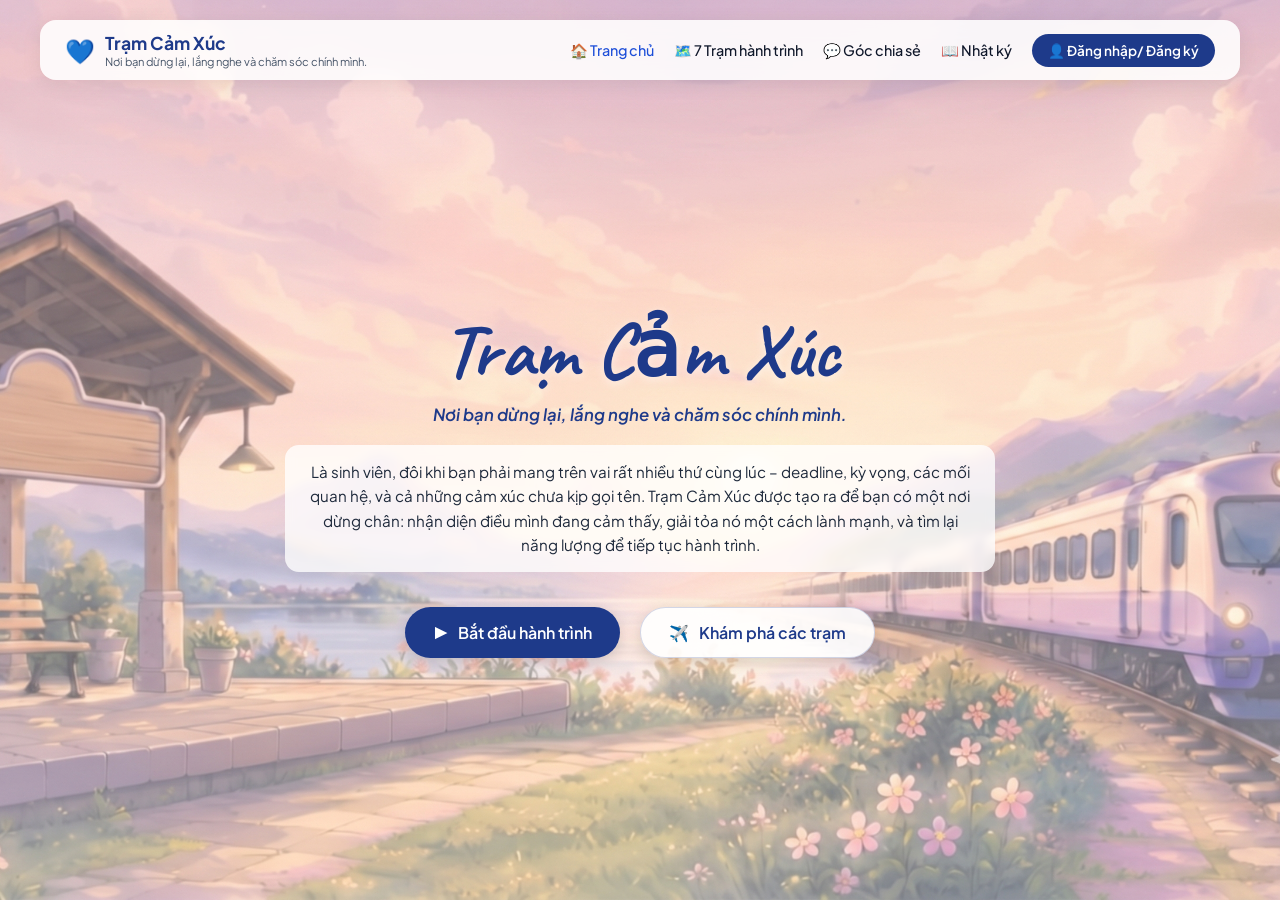
<file: index.html>
<!DOCTYPE html>
<html lang="vi">

<head>
    <meta charset="UTF-8">
    <meta http-equiv="refresh" content="0;url=html/index.html">
    <title>Trạm Cảm Xúc</title>
</head>

<body>
    <p>Đang chuyển hướng đến Trạm Cảm Xúc...</p>
</body>

</html>
</file>
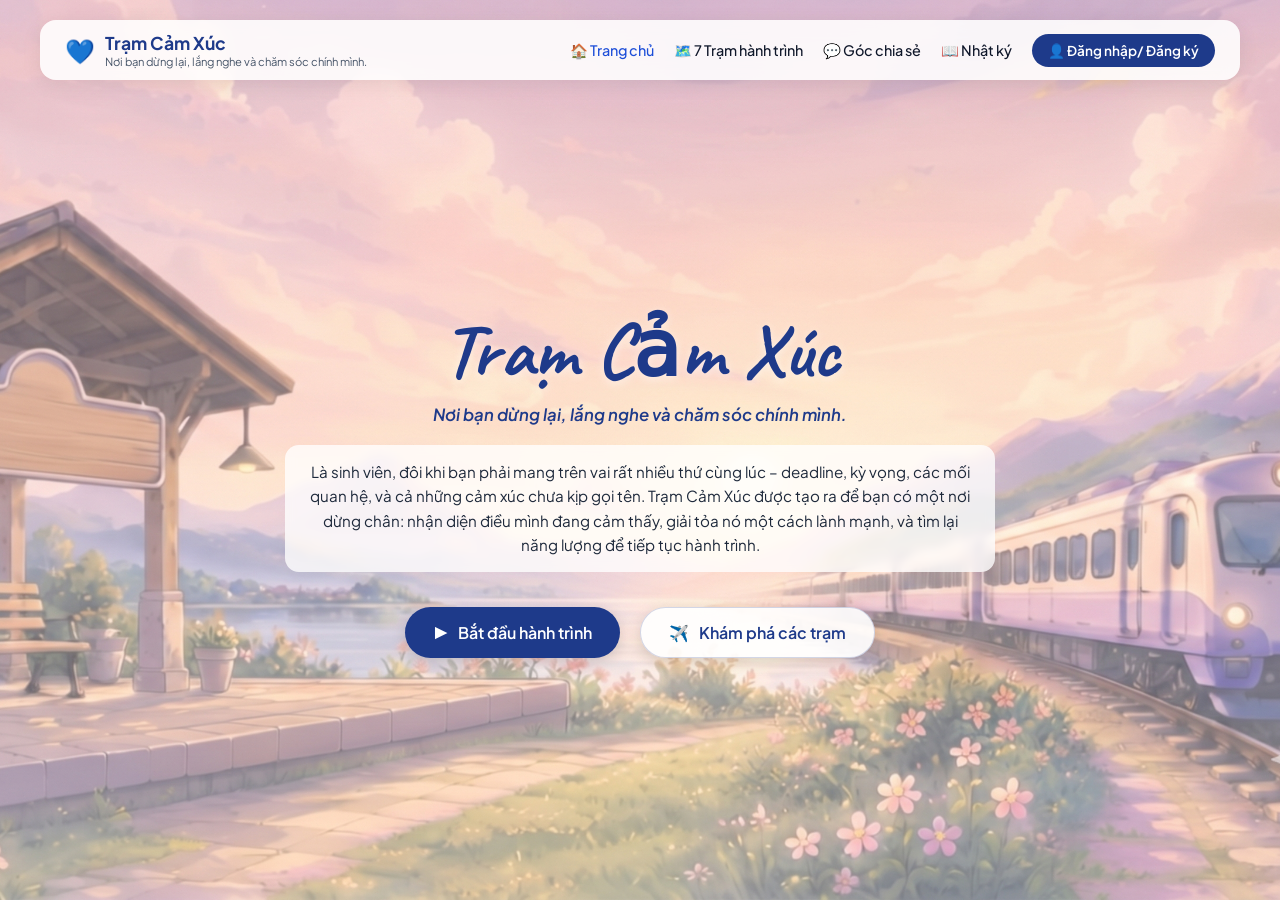
<file: html/index.html>
<!DOCTYPE html>
<html lang="vi">

<head>
    <meta charset="UTF-8">
    <meta name="viewport" content="width=device-width, initial-scale=1.0">
    <title>Trạm Cảm Xúc - Trang Chủ</title>
    <!-- Đường dẫn CSS theo yêu cầu -->
    <link rel="stylesheet" href="../css/style.css">
    <!-- Google Fonts cho font chữ viết tay và font không chân -->
    <link
        href="https://fonts.googleapis.com/css2?family=Plus+Jakarta+Sans:wght@400;500;600;700&family=Caveat:wght@700&display=swap"
        rel="stylesheet">
</head>

<body>

    <!-- TRANG CHỦ -->
    <div id="welcome-screen" class="screen active">

        <!-- Thanh Navigation phía trên theo đúng thiết kế slide -->
        <header class="top-nav-bar">
            <div class="logo-area">
                <span class="logo-icon">💙</span>
                <div class="logo-text">
                    <span class="logo-title">Trạm Cảm Xúc</span>
                    <span class="logo-sub">Nơi bạn dừng lại, lắng nghe và chăm sóc chính mình.</span>
                </div>
            </div>
            <nav class="nav-links">
                <a href="#" class="active-link">🏠 Trang chủ</a>
                <a href="#" onclick="goToMap()">🗺️ 7 Trạm hành trình</a>
                <a href="#" onclick="openStationModal(4)">💬 Góc chia sẻ</a>
                <a href="#" onclick="openStationModal(6)">📖 Nhật ký</a>
                <button class="btn-login-nav" onclick="goToAuthScreen()">👤 Đăng nhập/ Đăng ký</button>
            </nav>
        </header>

        <!-- Nội dung chính giữa đè trực tiếp lên background -->
        <div class="hero-content-center">
            <h1 class="script-title">Trạm Cảm Xúc</h1>
            <p class="slogan-text">Nơi bạn dừng lại, lắng nghe và chăm sóc chính mình.</p>
            <p class="desc-text">
                Là sinh viên, đôi khi bạn phải mang trên vai rất nhiều thứ cùng lúc – deadline, kỳ vọng, các mối quan
                hệ, và cả những cảm xúc chưa kịp gọi tên. Trạm Cảm Xúc được tạo ra để bạn có một nơi dừng chân: nhận
                diện điều mình đang cảm thấy, giải tỏa nó một cách lành mạnh, và tìm lại năng lượng để tiếp tục hành
                trình.
            </p>

            <!-- 2 Nút bấm đúng thiết kế trong slide -->
            <div class="hero-buttons-row">
                <button class="btn-custom btn-start" onclick="handleStartJourney()">
                    <span class="icon">▶</span> Bắt đầu hành trình
                </button>
                <button class="btn-custom btn-explore" onclick="goToMap()">
                    <span class="icon">✈️</span> Khám phá các trạm
                </button>
            </div>
        </div>
    </div>

    <!-- MÀN HÌNH ĐĂNG NHẬP / ĐĂNG KÝ (Ẩn ban đầu) -->
    <div id="auth-screen" class="screen">
        <div class="auth-container">
            <h2>Đăng nhập / Tham gia ẩn danh</h2>
            <p class="auth-subtitle">Giải tỏa rào cản sợ lộ danh tính hay thu thập dữ liệu cá nhân. Lối đi tắt an toàn
                để tiếp cận công cụ hỗ trợ.</p>
            <form onsubmit="handleAuthSubmit(event)">
                <div class="form-group">
                    <label>Tên đăng ký hoặc Biệt danh</label>
                    <input type="text" id="nickname-input" placeholder="Nhập tên hoặc biệt danh của bạn..." required>
                </div>
                <div class="form-group">
                    <label>Email của bạn (Tùy chọn)</label>
                    <input type="email" id="email-input" placeholder="name@example.com">
                </div>
                <div class="form-group">
                    <label>Mật khẩu</label>
                    <input type="password" id="password-input" placeholder="••••••••" required>
                </div>
                <div class="form-check">
                    <input type="checkbox" id="remember-me">
                    <label for="remember-me">Ghi nhớ mật khẩu cho lần sau</label>
                </div>
                <button type="submit" class="btn-primary full-width">Vào bản đồ 7 trạm</button>
                <button type="button" class="btn-anonymous full-width" onclick="loginAnonymous()">Tiếp tục dạng Ẩn danh
                    hoàn toàn</button>
            </form>
        </div>
    </div>

    <!-- Đường dẫn JS theo yêu cầu -->
    <script src="../js/index.js"></script>
</body>

</html>
</file>
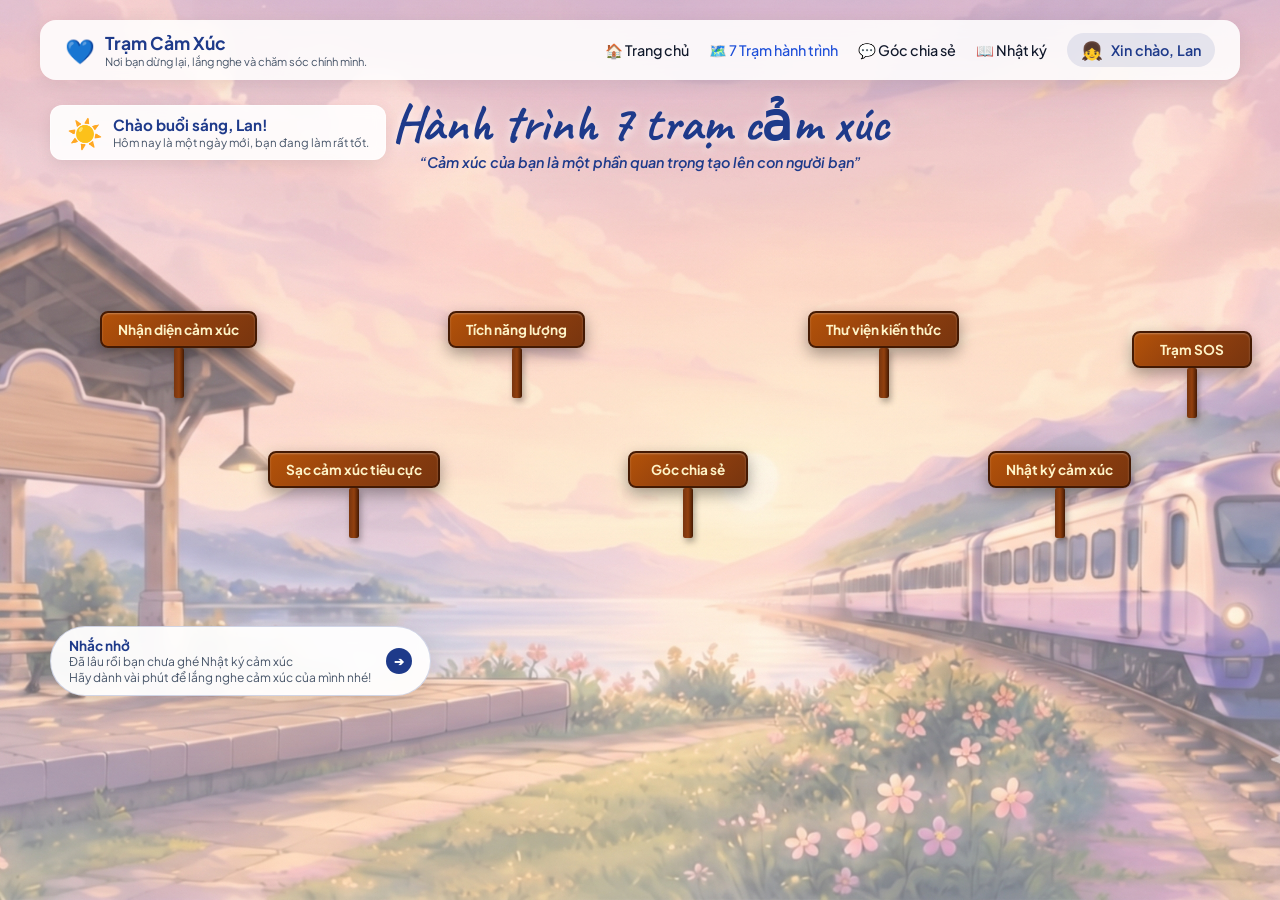
<file: html/map.html>
<!DOCTYPE html>
<html lang="vi">

<head>
    <meta charset="UTF-8">
    <meta name="viewport" content="width=device-width, initial-scale=1.0">
    <title>Trạm Cảm Xúc - Bản đồ 7 Trạm Hành Trình</title>
    <link rel="stylesheet" href="../css/style.css">
    <link
        href="https://fonts.googleapis.com/css2?family=Plus+Jakarta+Sans:wght@400;500;600;700&family=Caveat:wght@700&display=swap"
        rel="stylesheet">
</head>

<body class="map-body-bg">

    <div class="map-screen-wrapper">
        <!-- Thanh Navigation phía trên -->
        <header class="top-nav-bar">
            <div class="logo-area">
                <span class="logo-icon">💙</span>
                <div class="logo-text">
                    <span class="logo-title">Trạm Cảm Xúc</span>
                    <span class="logo-sub">Nơi bạn dừng lại, lắng nghe và chăm sóc chính mình.</span>
                </div>
            </div>
            <nav class="nav-links">
                <a href="index.html">🏠 Trang chủ</a>
                <a href="#" class="active-link">🗺️ 7 Trạm hành trình</a>
                <a href="#" onclick="openStationModal(4)">💬 Góc chia sẻ</a>
                <a href="#" onclick="openStationModal(6)">📖 Nhật ký</a>
                <div class="user-profile-chip">
                    <span class="user-avatar">👧</span>
                    <span id="welcome-user-name">Xin chào, Lan</span>
                </div>
            </nav>
        </header>

        <!-- Thẻ chào mừng nhỏ gọn ở góc trái -->
        <div class="welcome-card-left">
            <span class="sun-emoji-small">☀️</span>
            <div class="greeting-text-mini">
                <h3 id="dynamic-greeting-title">Chào buổi sáng, Lan!</h3>
                <p>Hôm nay là một ngày mới, bạn đang làm rất tốt.</p>
            </div>
        </div>

        <!-- Tiêu đề hành trình ở chính giữa -->
        <div class="central-title-banner">
            <h1 class="script-title-map">Hành trình 7 trạm cảm xúc</h1>
            <p class="journey-quote">“Cảm xúc của bạn là một phần quan trọng tạo lên con người bạn”</p>
        </div>

        <!-- BẢN ĐỒ 7 TRẠM DẠNG BIỂN GỖ PHỦ KÍN MÀN HÌNH -->
        <div class="wooden-map-container">

            <!-- Trạm 1 -->
            <div class="wooden-sign station-1" onclick="openStationModal(1)">
                <div class="sign-board">Nhận diện cảm xúc</div>
                <div class="sign-post"></div>
            </div>

            <!-- Trạm 2 -->
            <div class="wooden-sign station-2" onclick="openStationModal(2)">
                <div class="sign-board">Sạc cảm xúc tiêu cực</div>
                <div class="sign-post"></div>
            </div>

            <!-- Trạm 3 -->
            <div class="wooden-sign station-3" onclick="openStationModal(3)">
                <div class="sign-board">Tích năng lượng</div>
                <div class="sign-post"></div>
            </div>

            <!-- Trạm 4 -->
            <div class="wooden-sign station-4" onclick="openStationModal(4)">
                <div class="sign-board">Góc chia sẻ</div>
                <div class="sign-post"></div>
            </div>

            <!-- Trạm 5 -->
            <div class="wooden-sign station-5" onclick="openStationModal(5)">
                <div class="sign-board">Thư viện kiến thức</div>
                <div class="sign-post"></div>
            </div>

            <!-- Trạm 6 -->
            <div class="wooden-sign station-6" onclick="openStationModal(6)">
                <div class="sign-board">Nhật ký cảm xúc</div>
                <div class="sign-post"></div>
            </div>

            <!-- Trạm 7 -->
            <div class="wooden-sign station-7" onclick="openStationModal(7)">
                <div class="sign-board">Trạm SOS</div>
                <div class="sign-post"></div>
            </div>

            <!-- Khung Nhắc Nhở ở góc dưới -->
            <div class="reminder-card-bottom" onclick="openStationModal(6)">
                <div class="reminder-content">
                    <span class="reminder-title">Nhắc nhở</span>
                    <p>Đã lâu rồi bạn chưa ghé Nhật ký cảm xúc<br>Hãy dành vài phút để lắng nghe cảm xúc của mình nhé!
                    </p>
                </div>
                <div class="arrow-icon">➔</div>
            </div>

        </div>
    </div>

    <script src="../js/index.js"></script>
</body>

</html>
</file>
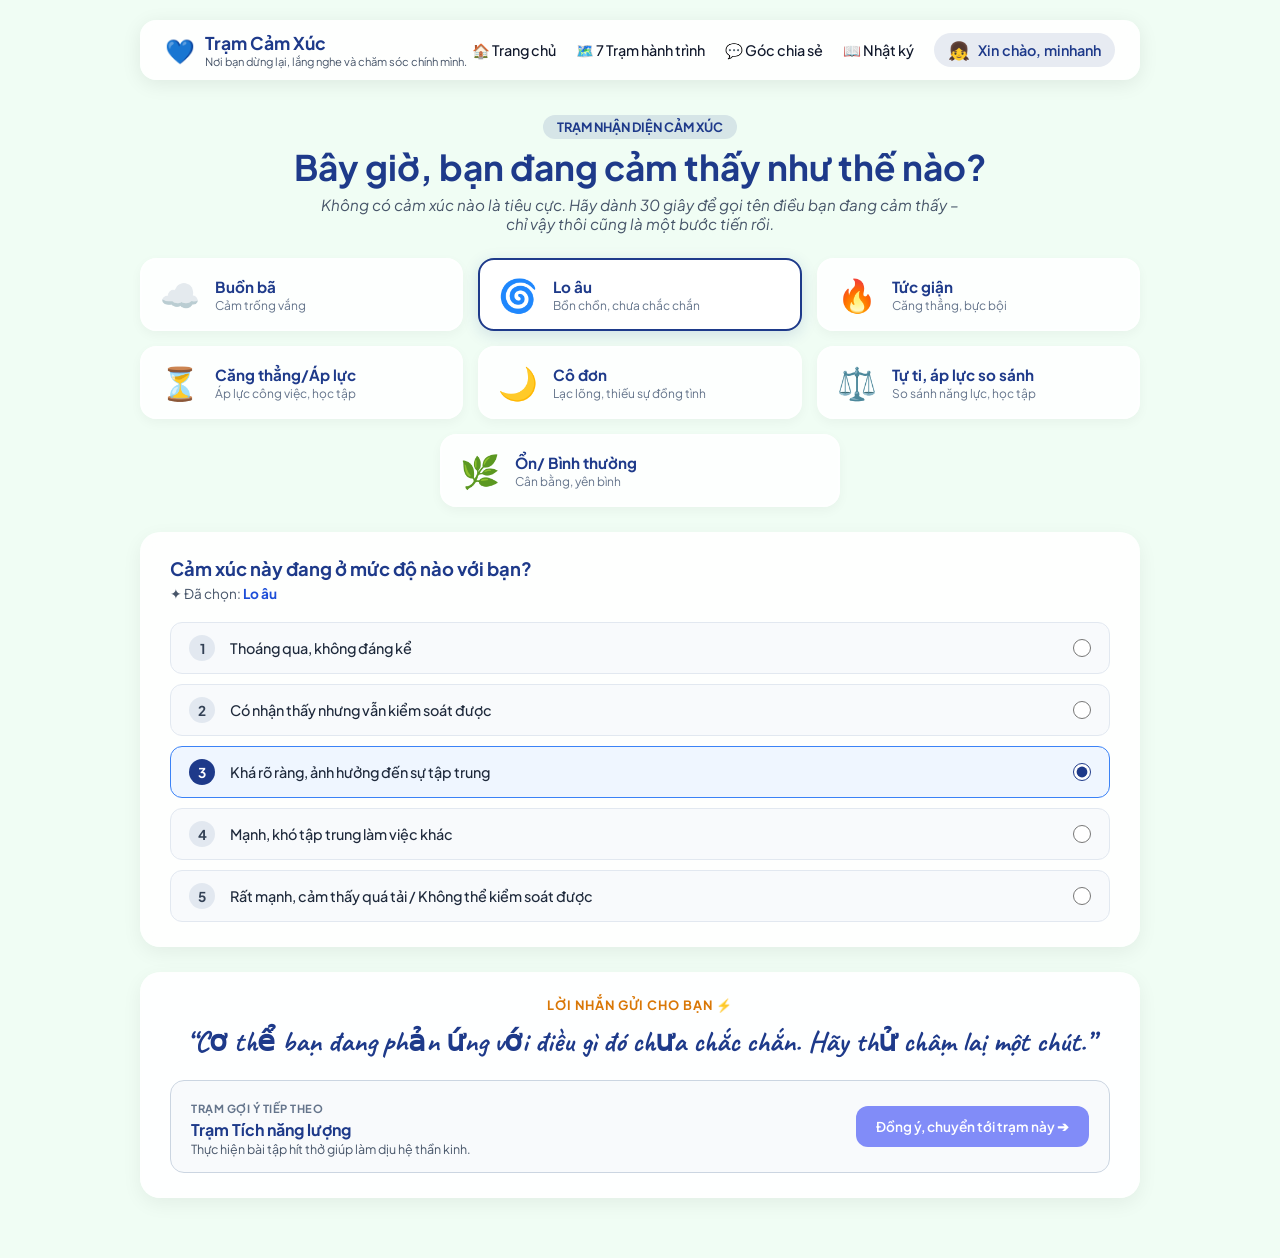
<file: html/station1.html>
<!DOCTYPE html>
<html lang="vi">

<head>
    <meta charset="UTF-8">
    <meta name="viewport" content="width=device-width, initial-scale=1.0">
    <title>Trạm 1 - Nhận diện cảm xúc</title>
    <link rel="stylesheet" href="../css/style.css">
    <link
        href="https://fonts.googleapis.com/css2?family=Plus+Jakarta+Sans:wght@400;500;600;700&family=Caveat:wght@700&display=swap"
        rel="stylesheet">
</head>

<body class="station-page-bg">

    <div class="station-screen-wrapper">
        <!-- Thanh Navigation phía trên -->
        <header class="top-nav-bar">
            <div class="logo-area">
                <span class="logo-icon">💙</span>
                <div class="logo-text">
                    <span class="logo-title">Trạm Cảm Xúc</span>
                    <span class="logo-sub">Nơi bạn dừng lại, lắng nghe và chăm sóc chính mình.</span>
                </div>
            </div>
            <nav class="nav-links">
                <a href="index.html">🏠 Trang chủ</a>
                <a href="map.html">🗺️ 7 Trạm hành trình</a>
                <a href="#" onclick="openStationModal(4)">💬 Góc chia sẻ</a>
                <a href="#" onclick="openStationModal(6)">📖 Nhật ký</a>
                <div class="user-profile-chip">
                    <span class="user-avatar">👧</span>
                    <span id="welcome-user-name">Xin chào, minhanh</span>
                </div>
            </nav>
        </header>

        <!-- Tiêu đề Trạm 1 -->
        <div class="station-header-center">
            <span class="station-badge">Trạm nhận diện cảm xúc</span>
            <h1 class="station-main-title">Bây giờ, bạn đang cảm thấy như thế nào?</h1>
            <p class="station-sub-desc">Không có cảm xúc nào là tiêu cực. Hãy dành 30 giây để gọi tên điều bạn đang cảm
                thấy – chỉ vậy thôi cũng là một bước tiến rồi.</p>
        </div>

        <!-- 7 Thẻ chọn cảm xúc (Linh hoạt khi bấm) -->
        <div class="emotion-cards-grid">
            <div class="emotion-card" onclick="selectEmotion(this, 'Buồn bã', 'Cảm giác trống vắng, cần được ôm ấp')">
                <span class="emo-icon">☁️</span>
                <div class="emo-info">
                    <h4>Buồn bã</h4>
                    <p>Cảm trống vắng</p>
                </div>
            </div>
            <div class="emotion-card active"
                onclick="selectEmotion(this, 'Lo âu', 'Cơ thể đang phản ứng với điều gì đó chưa chắc chắn. Hãy thử chậm lại một chút.')"
                id="default-selected">
                <span class="emo-icon">🌀</span>
                <div class="emo-info">
                    <h4>Lo âu</h4>
                    <p>Bồn chồn, chưa chắc chắn</p>
                </div>
            </div>
            <div class="emotion-card"
                onclick="selectEmotion(this, 'Tức giận', 'Năng lượng đang dồn nén. Hãy hít sâu và tìm cách xả bớt áp lực ra ngoài.')">
                <span class="emo-icon">🔥</span>
                <div class="emo-info">
                    <h4>Tức giận</h4>
                    <p>Căng thẳng, bực bội</p>
                </div>
            </div>
            <div class="emotion-card"
                onclick="selectEmotion(this, 'Căng thẳng/Áp lực', 'Deadline hay kỳ vọng đang đè nặng. Đừng quên bạn đã cố gắng rất nhiều rồi.')">
                <span class="emo-icon">⏳</span>
                <div class="emo-info">
                    <h4>Căng thẳng/Áp lực</h4>
                    <p>Áp lực công việc, học tập</p>
                </div>
            </div>
            <div class="emotion-card"
                onclick="selectEmotion(this, 'Cô đơn', 'Cảm giác lạc lõng giữa đám đông là điều hết sức bình thường. Hãy kết nối lại với chính mình.')">
                <span class="emo-icon">🌙</span>
                <div class="emo-info">
                    <h4>Cô đơn</h4>
                    <p>Lạc lõng, thiếu sự đồng tình</p>
                </div>
            </div>
            <div class="emotion-card"
                onclick="selectEmotion(this, 'Tự ti, áp lực so sánh', 'Mỗi đóa hoa đều nở vào thời gian riêng của nó. Bạn đang đi trên chặng đường của chính bạn.')">
                <span class="emo-icon">⚖️</span>
                <div class="emo-info">
                    <h4>Tự ti, áp lực so sánh</h4>
                    <p>So sánh năng lực, học tập</p>
                </div>
            </div>
            <div class="emotion-card wide-card"
                onclick="selectEmotion(this, 'Ổn/ Bình thường', 'Một ngày bình yên cũng là một ngày tuyệt vời. Tận hưởng sự cân bằng này nhé!')">
                <span class="emo-icon">🌿</span>
                <div class="emo-info">
                    <h4>Ổn/ Bình thường</h4>
                    <p>Cân bằng, yên bình</p>
                </div>
            </div>
        </div>

        <!-- Phần chọn mức độ cảm xúc (Động theo cảm xúc đã chọn) -->
        <div class="intensity-section">
            <h3 class="intensity-question">Cảm xúc này đang ở mức độ nào với bạn?</h3>
            <p class="selected-tag-info">✦ Đã chọn: <span id="current-selected-emo">Lo âu</span></p>

            <div class="intensity-list" id="intensity-list-container">
                <label class="intensity-item" onclick="selectIntensity(this, 1)">
                    <span class="level-num">1</span>
                    <span class="level-text">Thoáng qua, không đáng kể</span>
                    <input type="radio" name="intensity" value="1">
                </label>
                <label class="intensity-item" onclick="selectIntensity(this, 2)">
                    <span class="level-num">2</span>
                    <span class="level-text">Có nhận thấy nhưng vẫn kiểm soát được</span>
                    <input type="radio" name="intensity" value="2">
                </label>
                <label class="intensity-item active-level" onclick="selectIntensity(this, 3)" id="default-intensity">
                    <span class="level-num">3</span>
                    <span class="level-text">Khá rõ ràng, ảnh hưởng đến sự tập trung</span>
                    <input type="radio" name="intensity" value="3" checked>
                </label>
                <label class="intensity-item" onclick="selectIntensity(this, 4)">
                    <span class="level-num">4</span>
                    <span class="level-text">Mạnh, khó tập trung làm việc khác</span>
                    <input type="radio" name="intensity" value="4">
                </label>
                <label class="intensity-item" onclick="selectIntensity(this, 5)">
                    <span class="level-num">5</span>
                    <span class="level-text">Rất mạnh, cảm thấy quá tải / Không thể kiểm soát được</span>
                    <input type="radio" name="intensity" value="5">
                </label>
            </div>
        </div>

        <!-- Khung lời nhắn & gợi ý thay đổi linh hoạt theo cảm xúc -->
        <div class="advice-card-box">
            <div class="advice-title-sparkle">LỜI NHẮN GỬI CHO BẠN ⚡</div>
            <blockquote class="advice-quote" id="dynamic-advice-quote">
                “Cơ thể bạn đang phản ứng với điều gì đó chưa chắc chắn. Hãy thử chậm lại một chút.”
            </blockquote>

            <div class="next-station-box">
                <div class="next-station-info">
                    <span class="next-label">TRẠM GỢI Ý TIẾP THEO</span>
                    <h4 id="recommended-station-title">Trạm Tích năng lượng</h4>
                    <p id="recommended-station-desc">Thực hiện bài tập hít thở giúp làm dịu hệ thần kinh.</p>
                </div>
                <button class="btn-next-station" onclick="goToNextStation()">
                    Đồng ý, chuyển tới trạm này ➔
                </button>
            </div>
        </div>

    </div>

    <script src="../js/index.js"></script>
</body>

</html>
</file>
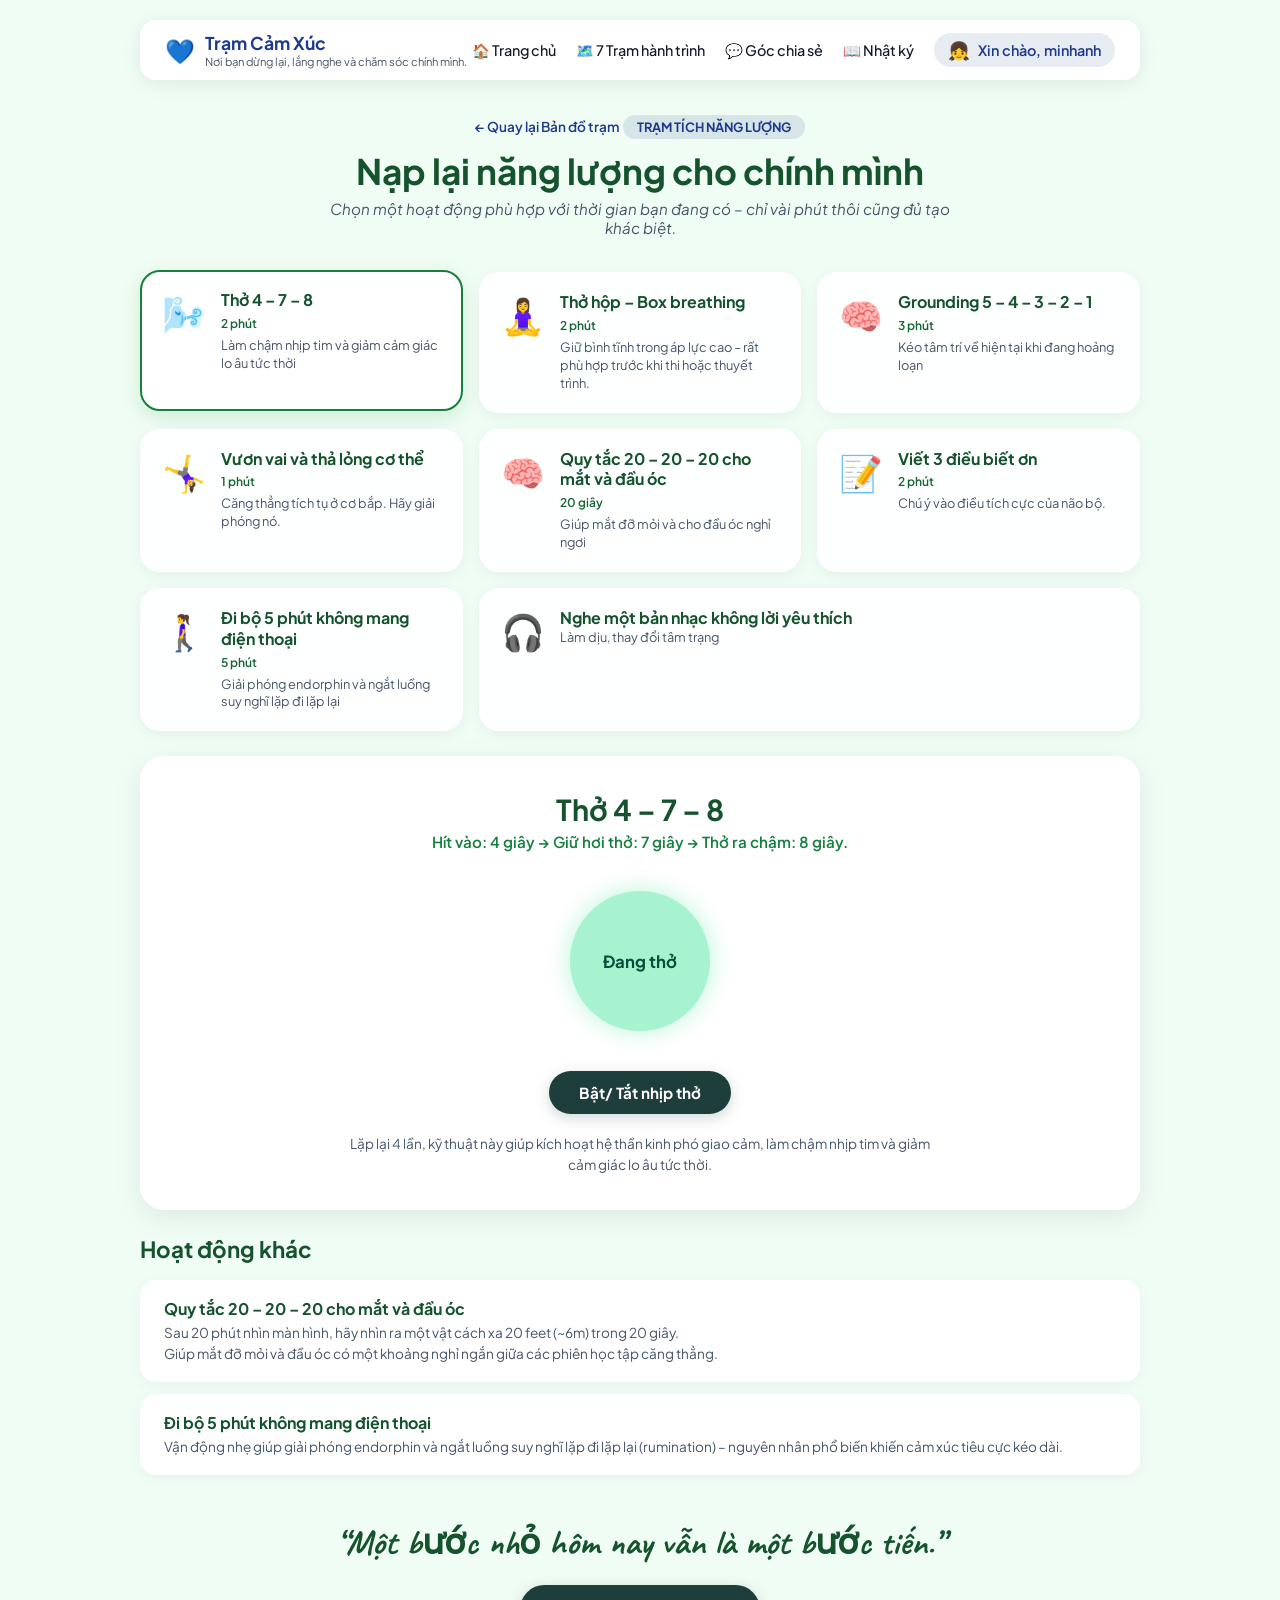
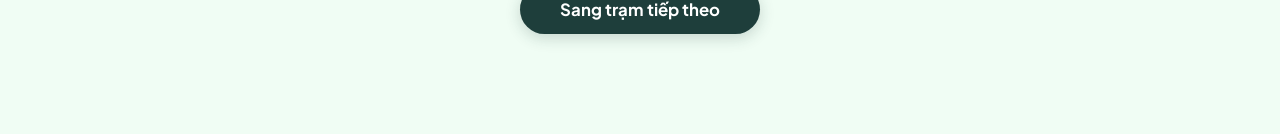
<file: html/station3.html>
<!DOCTYPE html>
<html lang="vi">

<head>
    <meta charset="UTF-8">
    <meta name="viewport" content="width=device-width, initial-scale=1.0">
    <title>Trạm 3 - Nạp lại năng lượng cho chính mình</title>
    <link rel="stylesheet" href="../css/style.css">
    <link
        href="https://fonts.googleapis.com/css2?family=Plus+Jakarta+Sans:wght@400;500;600;700&family=Caveat:wght@700&display=swap"
        rel="stylesheet">
</head>

<body class="station-page-bg">

    <div class="station-screen-wrapper">
        <!-- Thanh Navigation phía trên -->
        <header class="top-nav-bar">
            <div class="logo-area">
                <span class="logo-icon">💙</span>
                <div class="logo-text">
                    <span class="logo-title">Trạm Cảm Xúc</span>
                    <span class="logo-sub">Nơi bạn dừng lại, lắng nghe và chăm sóc chính mình.</span>
                </div>
            </div>
            <nav class="nav-links">
                <a href="index.html">🏠 Trang chủ</a>
                <a href="map.html">🗺️ 7 Trạm hành trình</a>
                <a href="#" onclick="openStationModal(4)">💬 Góc chia sẻ</a>
                <a href="#" onclick="openStationModal(6)">📖 Nhật ký</a>
                <div class="user-profile-chip">
                    <span class="user-avatar">👧</span>
                    <span id="welcome-user-name">Xin chào, minhanh</span>
                </div>
            </nav>
        </header>

        <!-- Quay lại & Tiêu đề Trạm 3 -->
        <div class="station-header-center">
            <a href="map.html" class="back-link">← Quay lại Bản đồ trạm</a>
            <span class="station-badge">Trạm tích năng lượng</span>
            <h1 class="station-main-title green-title">Nạp lại năng lượng cho chính mình</h1>
            <p class="station-sub-desc">Chọn một hoạt động phù hợp với thời gian bạn đang có – chỉ vài phút thôi cũng đủ
                tạo khác biệt.</p>
        </div>

        <!-- DANH SÁCH BÀI TẬP NẠP NĂNG LƯỢNG -->
        <div class="energy-grid">
            <!-- Bài tập 1: Thở 4 - 7 - 8 -->
            <div class="energy-card active-card" id="card-478" onclick="selectBreathingExercise('478')">
                <div class="card-icon">🌬️</div>
                <div class="card-content">
                    <h3>Thở 4 – 7 – 8</h3>
                    <span class="duration-tag">2 phút</span>
                    <p>Làm chậm nhịp tim và giảm cảm giác lo âu tức thời</p>
                </div>
            </div>

            <!-- Bài tập 2: Thở hộp -->
            <div class="energy-card" id="card-box" onclick="selectBreathingExercise('box')">
                <div class="card-icon">🧘‍♀️</div>
                <div class="card-content">
                    <h3>Thở hộp – Box breathing</h3>
                    <span class="duration-tag">2 phút</span>
                    <p>Giữ bình tĩnh trong áp lực cao – rất phù hợp trước khi thi hoặc thuyết trình.</p>
                </div>
            </div>

            <!-- Bài tập 3: Grounding -->
            <div class="energy-card" id="card-grounding" onclick="selectBreathingExercise('grounding')">
                <div class="card-icon">🧠</div>
                <div class="card-content">
                    <h3>Grounding 5 – 4 – 3 – 2 – 1</h3>
                    <span class="duration-tag">3 phút</span>
                    <p>Kéo tâm trí về hiện tại khi đang hoảng loạn</p>
                </div>
            </div>

            <!-- Bài tập 4: Vươn vai -->
            <div class="energy-card" id="card-stretch"
                onclick="selectSimpleExercise('Vươn vai và thả lỏng cơ thể', '1 phút', 'Căng thẳng tích tụ ở cơ bắp. Hãy vươn cao tay, hít sâu và từ từ thả lỏng vai xuống.', event)">
                <div class="card-icon">🤸‍♀️</div>
                <div class="card-content">
                    <h3>Vươn vai và thả lỏng cơ thể</h3>
                    <span class="duration-tag">1 phút</span>
                    <p>Căng thẳng tích tụ ở cơ bắp. Hãy giải phóng nó.</p>
                </div>
            </div>

            <!-- Bài tập 5: Quy tắc 20-20-20 -->
            <div class="energy-card" id="card-rule20"
                onclick="selectSimpleExercise('Quy tắc 20 – 20 – 20 cho mắt', '20 giây', 'Nhìn ra một vật ở xa khoảng 6 mét trong vòng 20 giây để giảm điều tiết cho cơ mắt.', event)">
                <div class="card-icon">🧠</div>
                <div class="card-content">
                    <h3>Quy tắc 20 – 20 – 20 cho mắt và đầu óc</h3>
                    <span class="duration-tag">20 giây</span>
                    <p>Giúp mắt đỡ mỏi và cho đầu óc nghỉ ngơi</p>
                </div>
            </div>

            <!-- Bài tập 6: Viết 3 điều biết ơn -->
            <div class="energy-card" id="card-gratitude"
                onclick="selectSimpleExercise('Viết 3 điều biết ơn', '2 phút', 'Nghĩ về 3 điều nhỏ nhặt khiến bạn mỉm cười hôm nay và ghi nhớ chúng trong lòng.', event)">
                <div class="card-icon">📝</div>
                <div class="card-content">
                    <h3>Viết 3 điều biết ơn</h3>
                    <span class="duration-tag">2 phút</span>
                    <p>Chú ý vào điều tích cực của não bộ.</p>
                </div>
            </div>

            <!-- Bài tập 7: Đi bộ -->
            <div class="energy-card" id="card-walk"
                onclick="selectSimpleExercise('Đi bộ 5 phút không mang điện thoại', '5 phút', 'Bước chậm rãi, cảm nhận nhịp chân bước đi và không kiểm tra thông báo màn hình.', event)">
                <div class="card-icon">🚶‍♀️</div>
                <div class="card-content">
                    <h3>Đi bộ 5 phút không mang điện thoại</h3>
                    <span class="duration-tag">5 phút</span>
                    <p>Giải phóng endorphin và ngắt luồng suy nghĩ lặp đi lặp lại</p>
                </div>
            </div>

            <!-- Bài tập 8: Nghe nhạc -->
            <div class="energy-card wide-card-st3" id="card-music"
                onclick="selectSimpleExercise('Nghe bản nhạc không lời', '3 phút', 'Đeo tai nghe, nhắm mắt lại và thả lỏng theo giai điệu nhẹ nhàng.', event)">
                <div class="card-icon">🎧</div>
                <div class="card-content">
                    <h3>Nghe một bản nhạc không lời yêu thích</h3>
                    <p>Làm dịu, thay đổi tâm trạng</p>
                </div>
            </div>
        </div>

        <!-- KHU VỰC THỰC HÀNH BÀI TẬP THỞ ĐỘNG -->
        <div class="breathing-interactive-box">
            <h2 id="breath-title" class="breath-title">Thở 4 – 7 – 8</h2>
            <p id="breath-instruction" class="breath-instruction">Hít vào: 4 giây → Giữ hơi thở: 7 giây → Thở ra chậm: 8
                giây.</p>

            <!-- Vòng tròn hướng dẫn hít thở -->
            <div class="circle-breath-container">
                <div id="breath-circle" class="breath-circle">
                    <span id="breath-status-text">Đang thở</span>
                </div>
            </div>

            <!-- Nút Bật/Tắt nhịp thở -->
            <button id="btn-toggle-breath" class="btn-dark-green" onclick="toggleBreathingGuide()">
                Bật/ Tắt nhịp thở
            </button>

            <p id="breath-footer-tip" class="breath-tip">
                Lặp lại 4 lần, kỹ thuật này giúp kích hoạt hệ thần kinh phó giao cảm, làm chậm nhịp tim và giảm cảm giác
                lo âu tức thời.
            </p>
        </div>

        <!-- BÀI TẬP HOẠT ĐỘNG KHÁC -->
        <div class="other-activities-section">
            <h3 class="section-heading-green">Hoạt động khác</h3>

            <div class="activity-detail-card">
                <h4>Quy tắc 20 – 20 – 20 cho mắt và đầu óc</h4>
                <p>Sau 20 phút nhìn màn hình, hãy nhìn ra một vật cách xa 20 feet (~6m) trong 20 giây.<br>Giúp mắt đỡ
                    mỏi và đầu óc có một khoảng nghỉ ngắn giữa các phiên học tập căng thẳng.</p>
            </div>

            <div class="activity-detail-card">
                <h4>Đi bộ 5 phút không mang điện thoại</h4>
                <p>Vận động nhẹ giúp giải phóng endorphin và ngắt luồng suy nghĩ lặp đi lặp lại (rumination) – nguyên
                    nhân phổ biến khiến cảm xúc tiêu cực kéo dài.</p>
            </div>
        </div>

        <!-- TRÍCH DẪN TRUYỀN CẢM HỨNG & NÚT TIẾP THEO -->
        <div class="inspire-footer-box">
            <blockquote class="green-quote">
                “Một bước nhỏ hôm nay vẫn là một bước tiến.”
            </blockquote>

            <button class="btn-dark-green btn-large-next" onclick="goToNextStationFrom3()">
                Sang trạm tiếp theo
            </button>
        </div>

    </div>

    <script src="../js/index.js"></script>
</body>

</html>
</file>
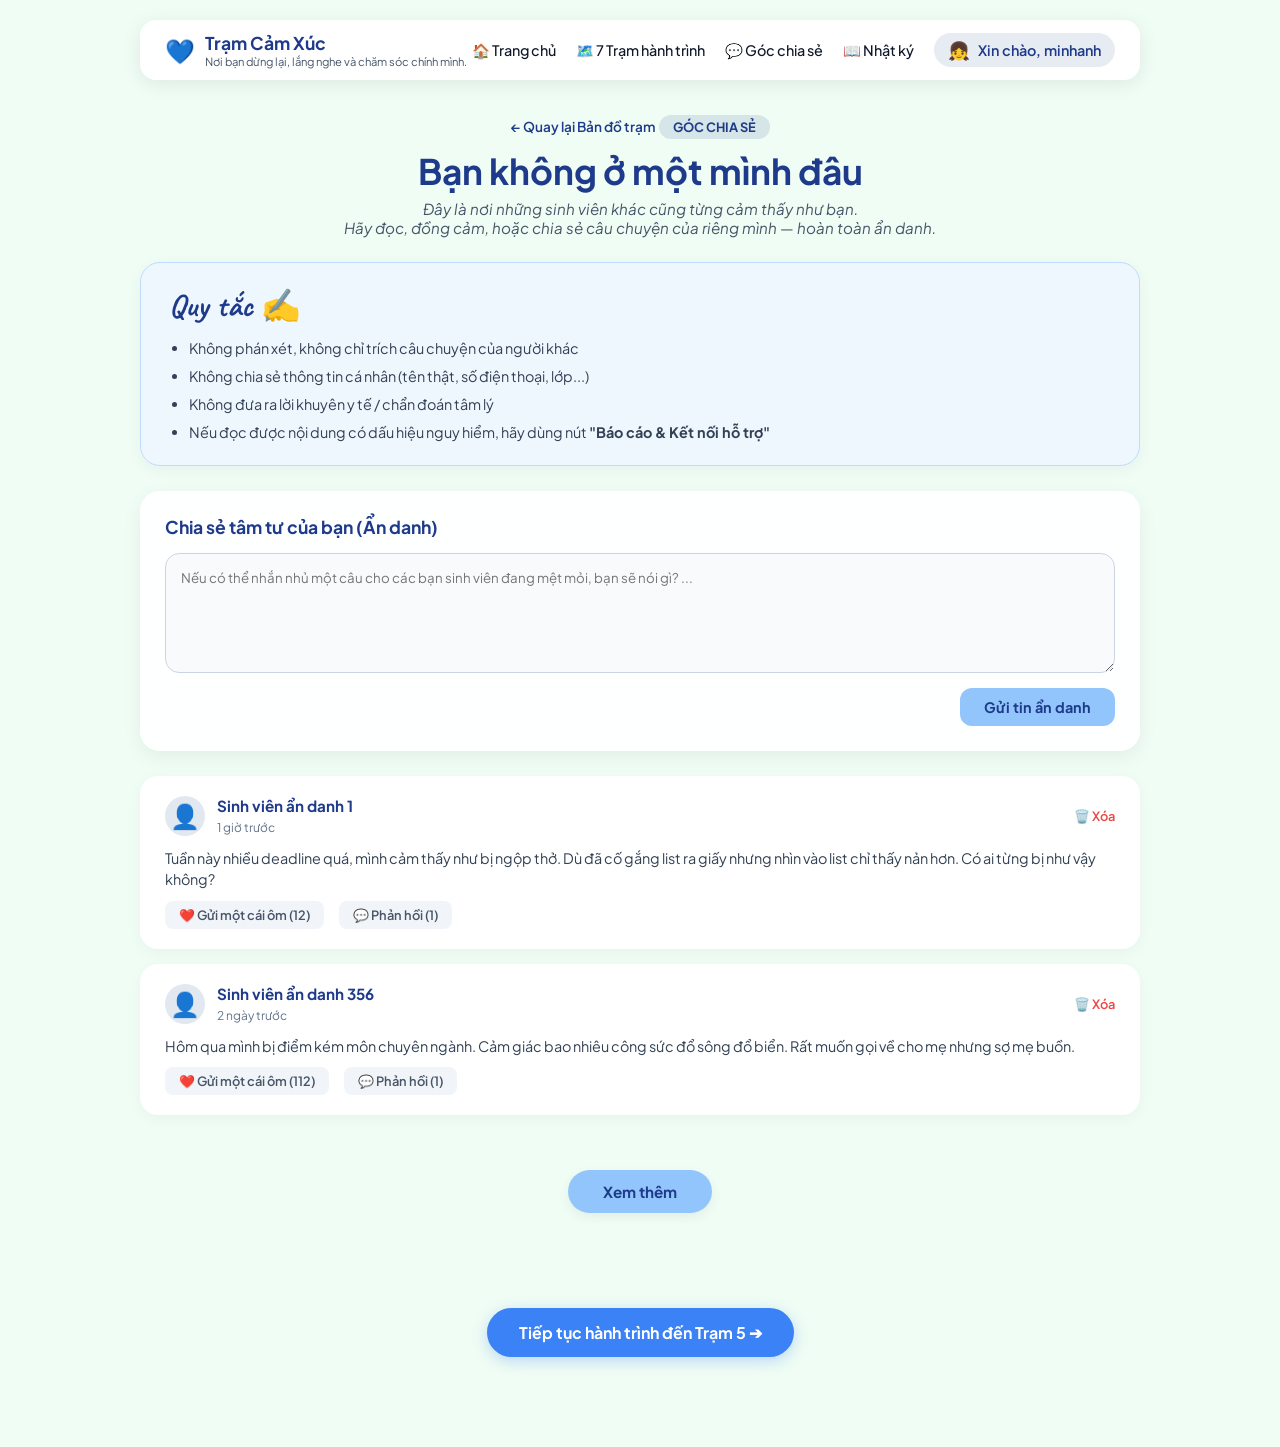
<file: html/station4.html>
<!DOCTYPE html>
<html lang="vi">

<head>
    <meta charset="UTF-8">
    <meta name="viewport" content="width=device-width, initial-scale=1.0">
    <title>Trạm 4 - Góc chia sẻ / Bạn không ở một mình đâu</title>
    <link rel="stylesheet" href="../css/style.css">
    <link
        href="https://fonts.googleapis.com/css2?family=Plus+Jakarta+Sans:wght@400;500;600;700&family=Caveat:wght@700&display=swap"
        rel="stylesheet">
</head>

<body class="station-page-bg">

    <div class="station-screen-wrapper">
        <!-- Thanh Navigation phía trên -->
        <header class="top-nav-bar">
            <div class="logo-area">
                <span class="logo-icon">💙</span>
                <div class="logo-text">
                    <span class="logo-title">Trạm Cảm Xúc</span>
                    <span class="logo-sub">Nơi bạn dừng lại, lắng nghe và chăm sóc chính mình.</span>
                </div>
            </div>
            <nav class="nav-links">
                <a href="index.html">🏠 Trang chủ</a>
                <a href="map.html">🗺️ 7 Trạm hành trình</a>
                <a href="station4.html" class="active-nav">💬 Góc chia sẻ</a>
                <a href="#" onclick="openStationModal(6)">📖 Nhật ký</a>
                <div class="user-profile-chip">
                    <span class="user-avatar">👧</span>
                    <span id="welcome-user-name">Xin chào, minhanh</span>
                </div>
            </nav>
        </header>

        <!-- Quay lại & Tiêu đề Trạm 4 -->
        <div class="station-header-center">
            <a href="map.html" class="back-link">← Quay lại Bản đồ trạm</a>
            <span class="station-badge">Góc chia sẻ</span>
            <h1 class="station-main-title blue-title">Bạn không ở một mình đâu</h1>
            <p class="station-sub-desc">Đây là nơi những sinh viên khác cũng từng cảm thấy như bạn.<br>Hãy đọc, đồng
                cảm, hoặc chia sẻ câu chuyện của riêng mình — hoàn toàn ẩn danh.</p>
        </div>

        <!-- BẢNG QUY TẮC CỘNG ĐỒNG -->
        <div class="rules-card-box">
            <h3 class="rules-title">Quy tắc ✍️</h3>
            <ul class="rules-list">
                <li>Không phán xét, không chỉ trích câu chuyện của người khác</li>
                <li>Không chia sẻ thông tin cá nhân (tên thật, số điện thoại, lớp...)</li>
                <li>Không đưa ra lời khuyên y tế / chẩn đoán tâm lý</li>
                <li>Nếu đọc được nội dung có dấu hiệu nguy hiểm, hãy dùng nút <strong>"Báo cáo & Kết nối hỗ
                        trợ"</strong></li>
            </ul>
        </div>

        <!-- KHUNG SOẠN THẢO VÀ GỬI TÂM TƯ -->
        <div class="share-box-container">
            <h3 class="share-box-heading">Chia sẻ tâm tư của bạn (Ẩn danh)</h3>
            <textarea id="user-share-input" class="share-textarea"
                placeholder="Nếu có thể nhắn nhủ một câu cho các bạn sinh viên đang mệt mỏi, bạn sẽ nói gì? ..."></textarea>

            <div class="share-action-row">
                <button class="btn-submit-share" onclick="submitAnonymousShare()">
                    Gửi tin ẩn danh
                </button>
            </div>
        </div>

        <!-- THÔNG BÁO SAU KHI GỬI -->
        <div class="success-notice-box" id="success-notice" style="display: none;">
            <p>Câu chuyện của bạn đã được chia sẻ ẩn danh. Có thể sẽ có ai đó đọc được và thấy mình không đơn độc —
                giống như cách bạn đang đọc những dòng này vậy.</p>
        </div>

        <!-- DANH SÁCH CÁC BÀI ĐĂNG CỦA CỘNG ĐỒNG (HIỂN THỊ ĐỘNG) -->
        <!-- DANH SÁCH CÁC BÀI ĐĂNG CỦA CỘNG ĐỒNG -->
        <div class="community-feed" id="community-feed-list">
            <!-- Bài đăng sẽ được render động bằng JavaScript -->
        </div>

        <!-- Nút Xem thêm danh sách bài viết -->
        <div class="load-more-container" id="load-more-box" style="text-align: center; margin: 30px 0;">
            <button class="btn-load-more" onclick="loadMorePosts()">Xem thêm</button>
        </div>
        <!-- NÚT ĐIỀU HƯỚNG SANG TRẠM 5 -->
        <div class="next-station-row" style="text-align: center; margin-top: 40px; padding-bottom: 30px;">
            <button class="btn-next-station" onclick="goToNextStationFrom4()"
                style="background: #3b82f6; color: white; border: none; padding: 14px 32px; border-radius: 50px; font-weight: 700; font-size: 1rem; cursor: pointer; box-shadow: 0 4px 15px rgba(59, 130, 246, 0.3); transition: 0.2s;">
                Tiếp tục hành trình đến Trạm 5 ➔
            </button>
        </div>

    </div>

    <script src="../js/index.js"></script>
</body>

</html>
</file>
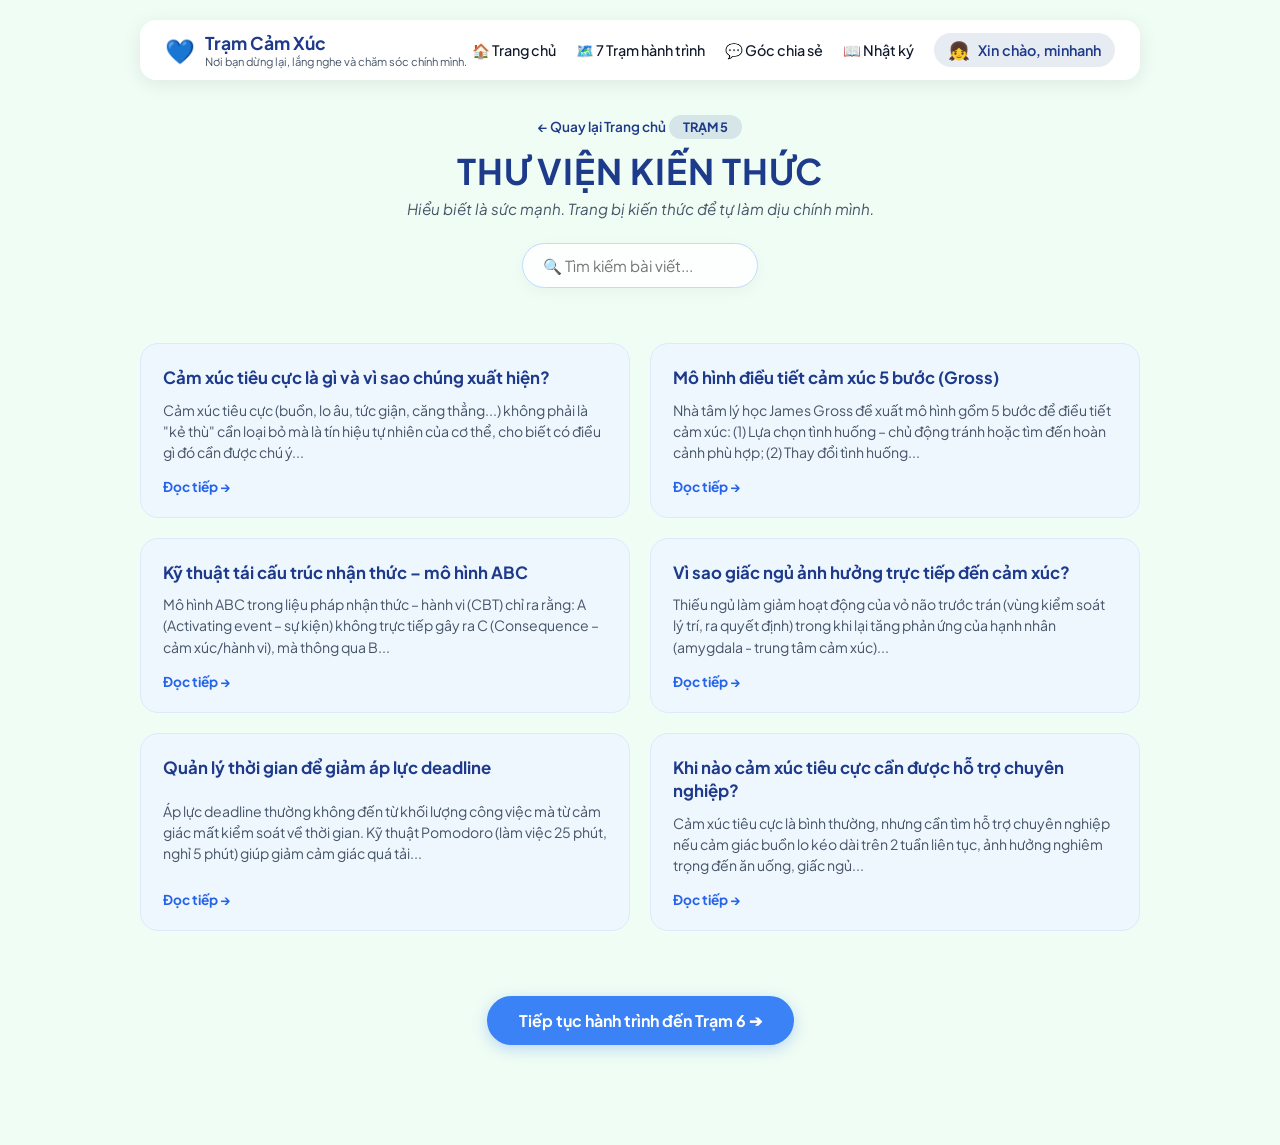
<file: html/station5.html>
<!DOCTYPE html>
<html lang="vi">

<head>
    <meta charset="UTF-8">
    <meta name="viewport" content="width=device-width, initial-scale=1.0">
    <title>Trạm 5 - Thư viện kiến thức</title>
    <link rel="stylesheet" href="../css/style.css">
    <link
        href="https://fonts.googleapis.com/css2?family=Plus+Jakarta+Sans:wght@400;500;600;700&family=Caveat:wght@700&display=swap"
        rel="stylesheet">
</head>

<body class="station-page-bg">

    <div class="station-screen-wrapper">
        <!-- Thanh Navigation phía trên -->
        <header class="top-nav-bar">
            <div class="logo-area">
                <span class="logo-icon">💙</span>
                <div class="logo-text">
                    <span class="logo-title">Trạm Cảm Xúc</span>
                    <span class="logo-sub">Nơi bạn dừng lại, lắng nghe và chăm sóc chính mình.</span>
                </div>
            </div>
            <nav class="nav-links">
                <a href="index.html">🏠 Trang chủ</a>
                <a href="map.html">🗺️ 7 Trạm hành trình</a>
                <a href="station4.html">💬 Góc chia sẻ</a>
                <a href="#" onclick="openStationModal(6)">📖 Nhật ký</a>
                <div class="user-profile-chip">
                    <span class="user-avatar">👧</span>
                    <span id="welcome-user-name">Xin chào, minhanh</span>
                </div>
            </nav>
        </header>

        <!-- Quay lại & Tiêu đề Trạm 5 -->
        <div class="station-header-center">
            <a href="map.html" class="back-link">← Quay lại Trang chủ</a>
            <span class="station-badge">Trạm 5</span>
            <h1 class="station-main-title blue-title" style="text-transform: uppercase; letter-spacing: 1px;">THƯ VIỆN
                KIẾN THỨC</h1>
            <p class="station-sub-desc">Hiểu biết là sức mạnh. Trang bị kiến thức để tự làm dịu chính mình.</p>
        </div>

        <!-- THANH TÌM KIẾM BÀI VIẾT -->
        <div class="search-container" style="max-width: 500px; margin: 0 auto 30px auto; position: relative;">
            <input type="text" id="library-search-input" onkeyup="filterArticles()"
                placeholder="🔍 Tìm kiếm bài viết..."
                style="width: 100%; padding: 12px 20px; border-radius: 30px; border: 1px solid #bfdbfe; background: rgba(255, 255, 255, 0.9); outline: none; font-size: 0.95rem; box-shadow: 0 4px 15px rgba(0,0,0,0.04);">
        </div>

        <!-- DANH SÁCH THẺ BÀI VIẾT (LƯỚI 2 CỘT) -->
        <div class="article-grid-container" id="article-grid">
            <!-- Bài viết 1 -->
            <div class="article-card" onclick="openArticleDetail(1)">
                <h3 class="article-title">Cảm xúc tiêu cực là gì và vì sao chúng xuất hiện?</h3>
                <p class="article-snippet">Cảm xúc tiêu cực (buồn, lo âu, tức giận, căng thẳng...) không phải là "kẻ
                    thù" cần loại bỏ mà là tín hiệu tự nhiên của cơ thể, cho biết có điều gì đó cần được chú ý...</p>
                <span class="read-more-link">Đọc tiếp →</span>
            </div>

            <!-- Bài viết 2 -->
            <div class="article-card" onclick="openArticleDetail(2)">
                <h3 class="article-title">Mô hình điều tiết cảm xúc 5 bước (Gross)</h3>
                <p class="article-snippet">Nhà tâm lý học James Gross đề xuất mô hình gồm 5 bước để điều tiết cảm xúc:
                    (1) Lựa chọn tình huống – chủ động tránh hoặc tìm đến hoàn cảnh phù hợp; (2) Thay đổi tình huống...
                </p>
                <span class="read-more-link">Đọc tiếp →</span>
            </div>

            <!-- Bài viết 3 -->
            <div class="article-card" onclick="openArticleDetail(3)">
                <h3 class="article-title">Kỹ thuật tái cấu trúc nhận thức – mô hình ABC</h3>
                <p class="article-snippet">Mô hình ABC trong liệu pháp nhận thức – hành vi (CBT) chỉ ra rằng: A
                    (Activating event – sự kiện) không trực tiếp gây ra C (Consequence – cảm xúc/hành vi), mà thông qua
                    B...</p>
                <span class="read-more-link">Đọc tiếp →</span>
            </div>

            <!-- Bài viết 4 -->
            <div class="article-card" onclick="openArticleDetail(4)">
                <h3 class="article-title">Vì sao giấc ngủ ảnh hưởng trực tiếp đến cảm xúc?</h3>
                <p class="article-snippet">Thiếu ngủ làm giảm hoạt động của vỏ não trước trán (vùng kiểm soát lý trí, ra
                    quyết định) trong khi lại tăng phản ứng của hạnh nhân (amygdala - trung tâm cảm xúc)...</p>
                <span class="read-more-link">Đọc tiếp →</span>
            </div>

            <!-- Bài viết 5 -->
            <div class="article-card" onclick="openArticleDetail(5)">
                <h3 class="article-title">Quản lý thời gian để giảm áp lực deadline</h3>
                <p class="article-snippet">Áp lực deadline thường không đến từ khối lượng công việc mà từ cảm giác mất
                    kiểm soát về thời gian. Kỹ thuật Pomodoro (làm việc 25 phút, nghỉ 5 phút) giúp giảm cảm giác quá
                    tải...</p>
                <span class="read-more-link">Đọc tiếp →</span>
            </div>

            <!-- Bài viết 6 -->
            <div class="article-card" onclick="openArticleDetail(6)">
                <h3 class="article-title">Khi nào cảm xúc tiêu cực cần được hỗ trợ chuyên nghiệp?</h3>
                <p class="article-snippet">Cảm xúc tiêu cực là bình thường, nhưng cần tìm hỗ trợ chuyên nghiệp nếu cảm
                    giác buồn lo kéo dài trên 2 tuần liên tục, ảnh hưởng nghiêm trọng đến ăn uống, giấc ngủ...</p>
                <span class="read-more-link">Đọc tiếp →</span>
            </div>
        </div>

        <!-- KHUNG HIỂN THỊ CHI TIẾT BÀI VIẾT (MẶC ĐỊNH ẨN) -->
        <div id="article-detail-box"
            style="display: none; background: rgba(239, 246, 255, 0.95); border: 1px solid #bfdbfe; border-radius: 20px; padding: 30px; margin-top: 30px; box-shadow: 0 8px 25px rgba(0,0,0,0.06);">
            <h2 id="detail-title" style="color: #1e3a8a; font-size: 1.4rem; font-weight: 700; margin-bottom: 15px;">
            </h2>
            <p id="detail-content" style="color: #334155; font-size: 1rem; line-height: 1.7; white-space: pre-line;">
            </p>
            <div style="text-align: center; margin-top: 25px;">
                <button onclick="closeArticleDetail()"
                    style="background: none; border: none; color: #2563eb; font-weight: 700; font-size: 1rem; cursor: pointer;">←
                    Quay lại</button>
            </div>
        </div>

        <!-- NÚT ĐIỀU HƯỚNG SANG TRẠM 6 -->
        <div style="text-align: center; margin: 40px 0;">
            <button onclick="goToNextStationFrom5()"
                style="background: #3b82f6; color: white; border: none; padding: 14px 32px; border-radius: 50px; font-weight: 700; font-size: 1rem; cursor: pointer; box-shadow: 0 4px 15px rgba(59, 130, 246, 0.3); transition: 0.2s;">
                Tiếp tục hành trình đến Trạm 6 ➔
            </button>
        </div>

    </div>

    <script src="../js/index.js"></script>
</body>

</html>
</file>
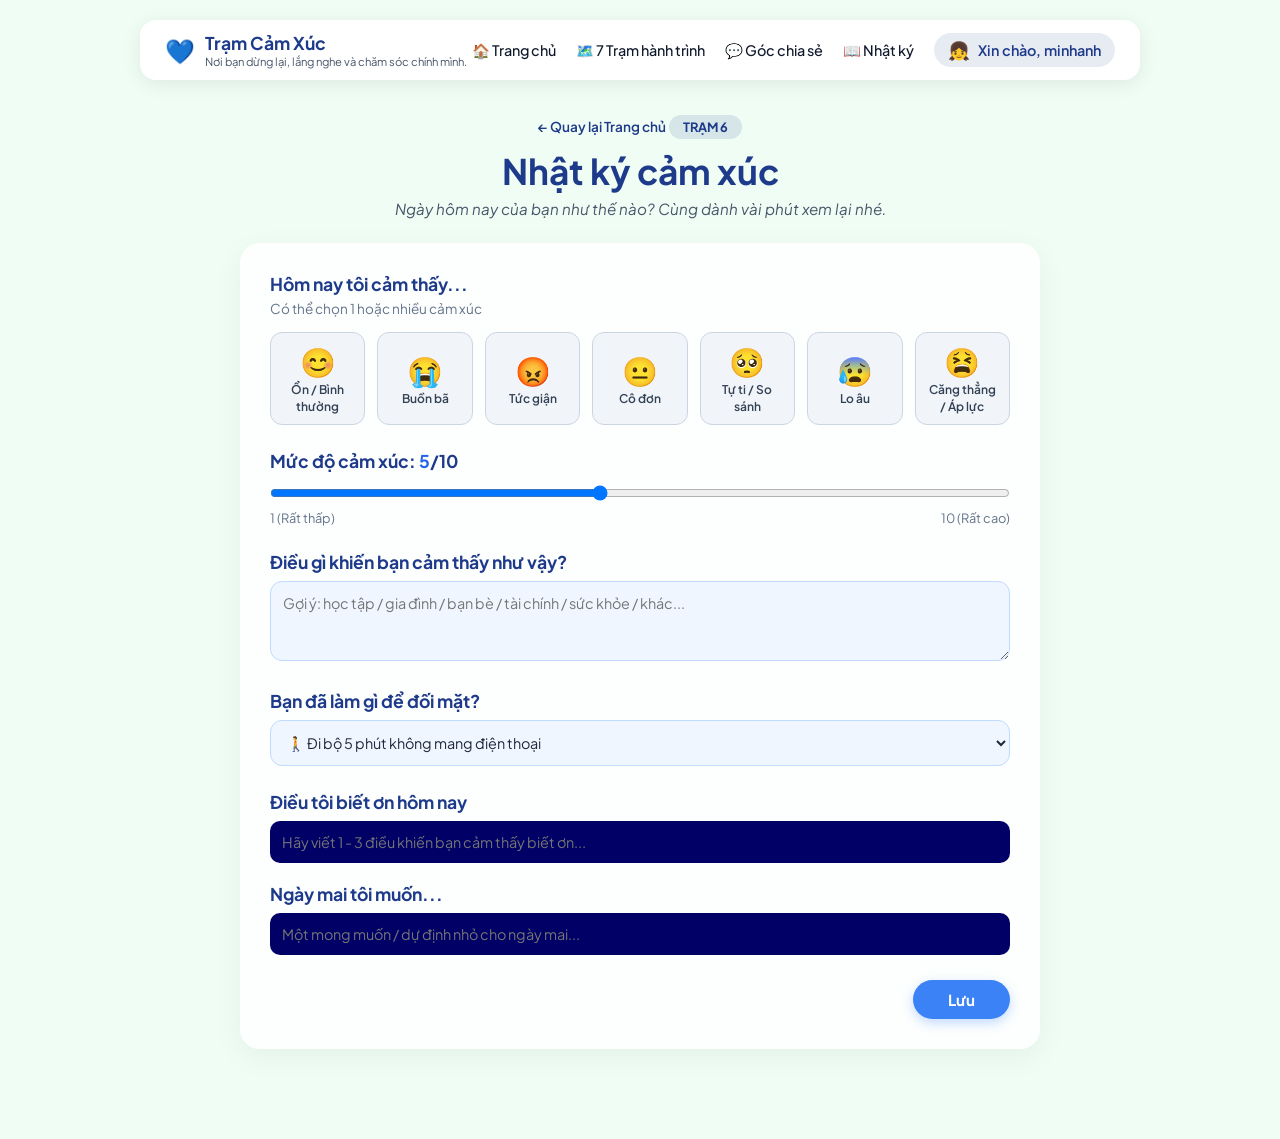
<file: html/station6.html>
<!DOCTYPE html>
<html lang="vi">

<head>
    <meta charset="UTF-8">
    <meta name="viewport" content="width=device-width, initial-scale=1.0">
    <title>Trạm 6 - Nhật ký cảm xúc</title>
    <link rel="stylesheet" href="../css/style.css">
    <link
        href="https://fonts.googleapis.com/css2?family=Plus+Jakarta+Sans:wght@400;500;600;700&family=Caveat:wght@700&display=swap"
        rel="stylesheet">
</head>

<body class="station-page-bg">

    <div class="station-screen-wrapper">
        <!-- Thanh Navigation phía trên -->
        <header class="top-nav-bar">
            <div class="logo-area">
                <span class="logo-icon">💙</span>
                <div class="logo-text">
                    <span class="logo-title">Trạm Cảm Xúc</span>
                    <span class="logo-sub">Nơi bạn dừng lại, lắng nghe và chăm sóc chính mình.</span>
                </div>
            </div>
            <nav class="nav-links">
                <a href="index.html">🏠 Trang chủ</a>
                <a href="map.html">🗺️ 7 Trạm hành trình</a>
                <a href="station4.html">💬 Góc chia sẻ</a>
                <a href="station6.html" class="active-nav">📖 Nhật ký</a>
                <div class="user-profile-chip">
                    <span class="user-avatar">👧</span>
                    <span id="welcome-user-name">Xin chào, minhanh</span>
                </div>
            </nav>
        </header>

        <!-- Tiêu đề Trạm 6 -->
        <div class="station-header-center">
            <a href="map.html" class="back-link">← Quay lại Trang chủ</a>
            <span class="station-badge">Trạm 6</span>
            <h1 class="station-main-title blue-title">Nhật ký cảm xúc</h1>
            <p class="station-sub-desc">Ngày hôm nay của bạn như thế nào? Cùng dành vài phút xem lại nhé.</p>
        </div>

        <!-- FORM ĐIỀN NHẬT KÝ -->
        <div class="journal-form-card"
            style="background: rgba(255, 255, 255, 0.9); border-radius: 20px; padding: 30px; box-shadow: 0 8px 30px rgba(0,0,0,0.05); max-width: 800px; margin: 0 auto 30px auto;">

            <!-- 1. Chọn cảm xúc hôm nay -->
            <div class="journal-section" style="margin-bottom: 25px;">
                <h3 style="color: #1e3a8a; font-size: 1.1rem; font-weight: 700; margin-bottom: 5px;">Hôm nay tôi cảm
                    thấy...</h3>
                <p style="color: #64748b; font-size: 0.85rem; margin-bottom: 15px;">Có thể chọn 1 hoặc nhiều cảm xúc</p>

                <div class="emotion-select-row"
                    style="display: flex; gap: 12px; justify-content: space-between; flex-wrap: wrap;">
                    <button class="emo-btn"
                        onclick="toggleJournalEmotion(this, 'Ổn / Bình thường')"><span>😊</span><br><small>Ổn / Bình
                            thường</small></button>
                    <button class="emo-btn"
                        onclick="toggleJournalEmotion(this, 'Buồn bã')"><span>😭</span><br><small>Buồn
                            bã</small></button>
                    <button class="emo-btn"
                        onclick="toggleJournalEmotion(this, 'Tức giận')"><span>😡</span><br><small>Tức
                            giận</small></button>
                    <button class="emo-btn" onclick="toggleJournalEmotion(this, 'Cô đơn')"><span>😐</span><br><small>Cô
                            đơn</small></button>
                    <button class="emo-btn"
                        onclick="toggleJournalEmotion(this, 'Tự ti / So sánh')"><span>🥺</span><br><small>Tự ti / So
                            sánh</small></button>
                    <button class="emo-btn" onclick="toggleJournalEmotion(this, 'Lo âu')"><span>😰</span><br><small>Lo
                            âu</small></button>
                    <button class="emo-btn"
                        onclick="toggleJournalEmotion(this, 'Căng thẳng / Áp lực')"><span>😫</span><br><small>Căng thẳng
                            / Áp lực</small></button>
                </div>
            </div>

            <!-- 2. Mức độ cảm xúc (Thanh trượt 1 - 10) -->
            <div class="journal-section" style="margin-bottom: 25px;">
                <h3 style="color: #1e3a8a; font-size: 1.1rem; font-weight: 700; margin-bottom: 12px;">Mức độ cảm xúc:
                    <span id="intensity-val-display" style="color: #2563eb;">5</span>/10</h3>
                <input type="range" id="journal-intensity-range" min="1" max="10" value="5"
                    oninput="document.getElementById('intensity-val-display').innerText = this.value"
                    style="width: 100%; cursor: pointer;">
                <div
                    style="display: flex; justify-content: space-between; font-size: 0.8rem; color: #64748b; margin-top: 5px;">
                    <span>1 (Rất thấp)</span>
                    <span>10 (Rất cao)</span>
                </div>
            </div>

            <!-- 3. Nguyên nhân -->
            <div class="journal-section" style="margin-bottom: 25px;">
                <h3 style="color: #1e3a8a; font-size: 1.1rem; font-weight: 700; margin-bottom: 8px;">Điều gì khiến bạn
                    cảm thấy như vậy?</h3>
                <textarea id="journal-reason-input"
                    placeholder="Gợi ý: học tập / gia đình / bạn bè / tài chính / sức khỏe / khác..."
                    style="width: 100%; height: 80px; padding: 12px; border-radius: 12px; border: 1px solid #bfdbfe; background: #eff6ff; outline: none; font-size: 0.9rem; resize: vertical;"></textarea>
            </div>

            <!-- 4. Cách đối mặt -->
            <div class="journal-section" style="margin-bottom: 25px;">
                <h3 style="color: #1e3a8a; font-size: 1.1rem; font-weight: 700; margin-bottom: 8px;">Bạn đã làm gì để
                    đối mặt?</h3>
                <select id="journal-action-select"
                    style="width: 100%; padding: 12px; border-radius: 12px; border: 1px solid #bfdbfe; background: #eff6ff; outline: none; font-size: 0.9rem; color: #1e293b;">
                    <option value="Đi bộ 5 phút không mang điện thoại">🚶 Đi bộ 5 phút không mang điện thoại</option>
                    <option value="Viết 3 điều biết ơn">✍️ Viết 3 điều biết ơn</option>
                    <option value="Quy tắc 20 - 20 - 20 cho mắt và đầu óc">👀 Quy tắc 20 - 20 - 20 cho mắt và đầu óc
                    </option>
                    <option value="Vươn vai và thả lỏng cơ thể">🧘 Vươn vai và thả lỏng cơ thể</option>
                </select>
            </div>

            <!-- 5. Điều biết ơn -->
            <div class="journal-section" style="margin-bottom: 20px;">
                <h3 style="color: #1e3a8a; font-size: 1.1rem; font-weight: 700; margin-bottom: 8px;">Điều tôi biết ơn
                    hôm nay</h3>
                <input type="text" id="journal-gratitude-input"
                    placeholder="Hãy viết 1 - 3 điều khiến bạn cảm thấy biết ơn..."
                    style="width: 100%; padding: 12px; border-radius: 10px; border: none; background: #000066; color: white; outline: none; font-size: 0.9rem;">
            </div>

            <!-- 6. Mong muốn ngày mai -->
            <div class="journal-section" style="margin-bottom: 25px;">
                <h3 style="color: #1e3a8a; font-size: 1.1rem; font-weight: 700; margin-bottom: 8px;">Ngày mai tôi
                    muốn...</h3>
                <input type="text" id="journal-tomorrow-input" placeholder="Một mong muốn / dự định nhỏ cho ngày mai..."
                    style="width: 100%; padding: 12px; border-radius: 10px; border: none; background: #000066; color: white; outline: none; font-size: 0.9rem;">
            </div>

            <!-- Nút Lưu -->
            <div style="text-align: right;">
                <button onclick="saveJournalEntry()"
                    style="background: #3b82f6; color: white; border: none; padding: 10px 35px; border-radius: 25px; font-weight: 700; font-size: 0.95rem; cursor: pointer; box-shadow: 0 4px 12px rgba(59, 130, 246, 0.3);">
                    Lưu
                </button>
            </div>
        </div>

        <!-- THÔNG BÁO SAU KHI HOÀN THÀNH (MẶC ĐỊNH ẨN) -->
        <div id="journal-finish-box" style="display: none; text-align: center; margin: 40px auto; max-width: 800px;">
            <p style="font-family: 'Caveat', cursive; font-size: 2rem; color: #1e3a8a; margin-bottom: 30px;">
                Bạn vừa dành thời gian để hiểu chính mình hơn một chút — điều đó không hề nhỏ. ✨
            </p>

            <!-- Khung thống kê tuần -->
            <div
                style="background: rgba(239, 246, 255, 0.9); border: 1px solid #bfdbfe; border-radius: 20px; padding: 25px; display: flex; align-items: center; justify-content: space-between; flex-wrap: wrap; gap: 20px;">
                <div style="flex: 1; min-width: 280px; text-align: left;">
                    <h4 style="color: #1e3a8a; font-weight: 700; font-size: 1.1rem; margin-bottom: 15px;">📊 Thống kê
                        tuần này</h4>
                    <!-- Giả lập biểu đồ cột -->
                    <div
                        style="display: flex; gap: 10px; align-items: flex-end; height: 120px; padding-bottom: 10px; border-bottom: 2px solid #cbd5e1;">
                        <div style="flex: 1; background: #f43f5e; height: 70%; border-radius: 4px;" title="Thứ 2"></div>
                        <div style="flex: 1; background: #fbbf24; height: 85%; border-radius: 4px;" title="Thứ 3"></div>
                        <div style="flex: 1; background: #3b82f6; height: 50%; border-radius: 4px;" title="Thứ 4"></div>
                        <div style="flex: 1; background: #f43f5e; height: 90%; border-radius: 4px;" title="Thứ 5"></div>
                        <div style="flex: 1; background: #a855f7; height: 95%; border-radius: 4px;" title="Thứ 6"></div>
                        <div style="flex: 1; background: #f43f5e; height: 40%; border-radius: 4px;" title="Thứ 7"></div>
                    </div>
                </div>

                <div style="flex: 1; min-width: 250px; text-align: left;">
                    <p style="font-family: 'Caveat', cursive; font-size: 1.6rem; color: #1e3a8a; line-height: 1.4;">
                        Tuần này bạn ghé Trạm Tích năng lượng thường xuyên hơn — bạn đang chăm sóc bản thân rất tốt! 💙
                    </p>
                </div>
            </div>

            <!-- Nút Chuyển sang Trạm 7 -->
            <div style="margin-top: 35px;">
                <button onclick="goToNextStationFrom6()"
                    style="background: #3b82f6; color: white; border: none; padding: 14px 35px; border-radius: 50px; font-weight: 700; font-size: 1rem; cursor: pointer; box-shadow: 0 4px 15px rgba(59, 130, 246, 0.3);">
                    Tiếp tục hành trình đến Trạm 7 ➔
                </button>
            </div>
        </div>

    </div>

    <script src="../js/index.js"></script>
</body>

</html>
</file>
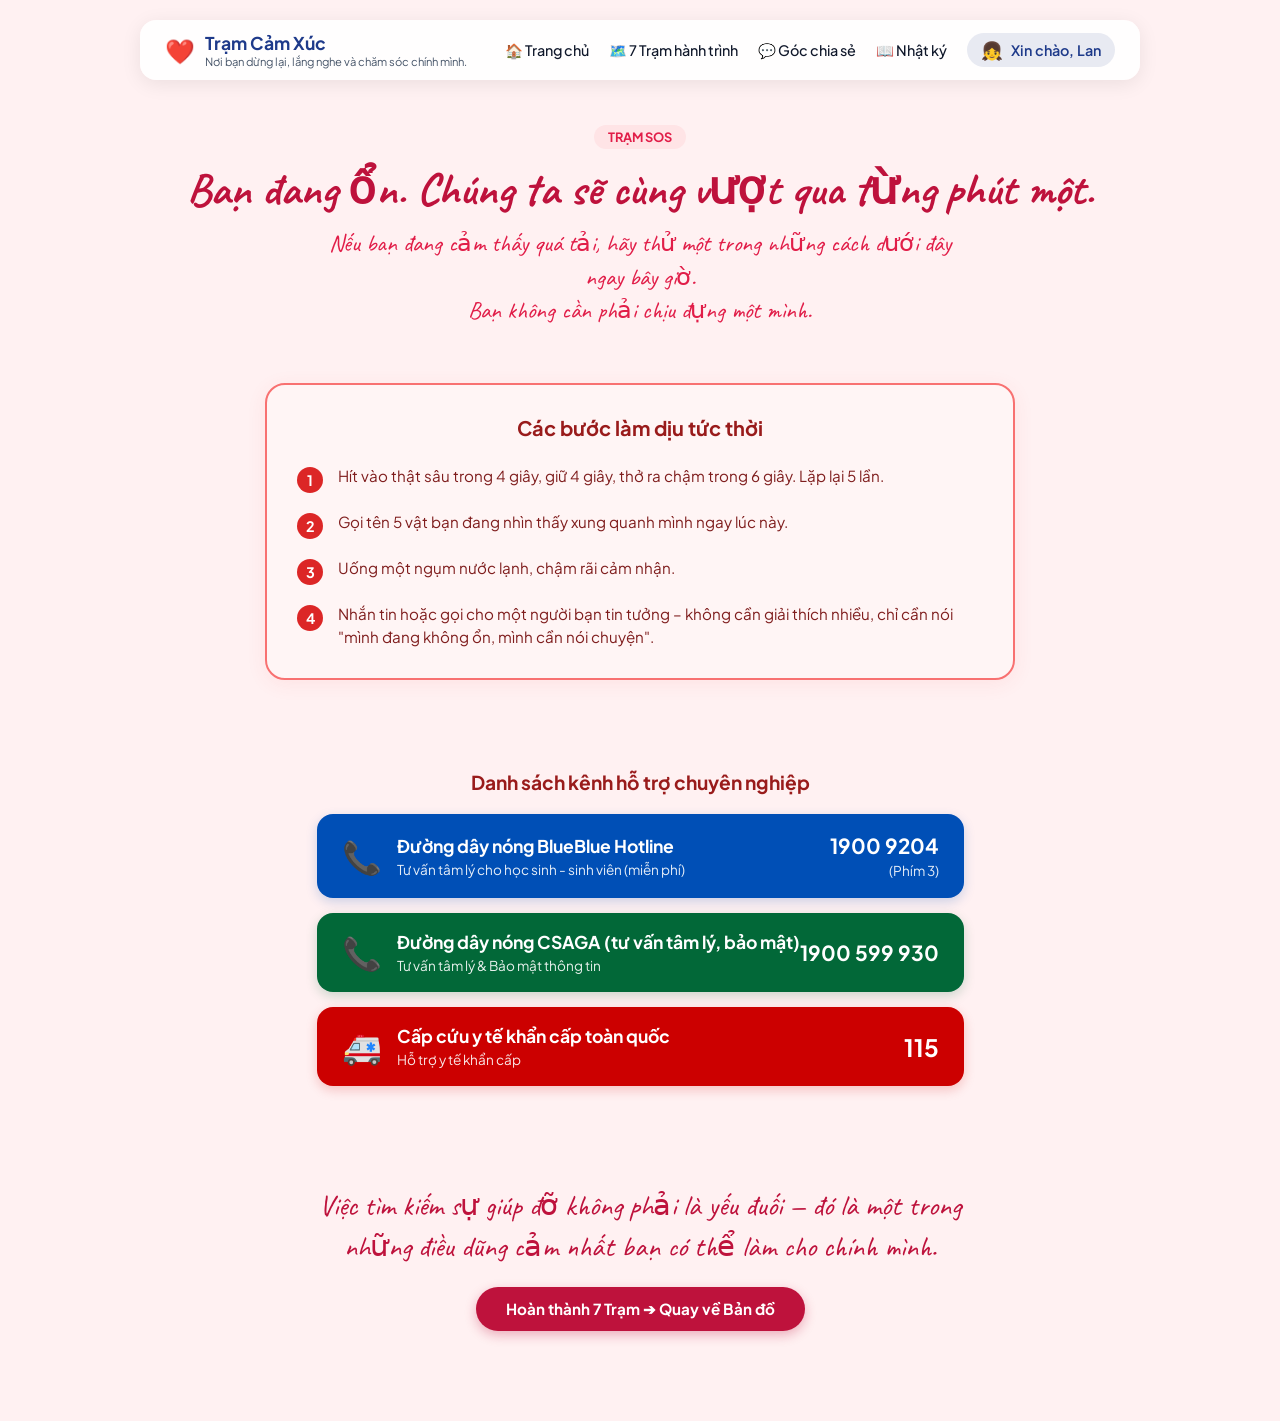
<file: html/station7.html>
<!DOCTYPE html>
<html lang="vi">

<head>
    <meta charset="UTF-8">
    <meta name="viewport" content="width=device-width, initial-scale=1.0">
    <title>Trạm 7 - Đồng hành & Hỗ trợ</title>
    <link rel="stylesheet" href="../css/style.css">
    <link
        href="https://fonts.googleapis.com/css2?family=Plus+Jakarta+Sans:wght@400;500;600;700&family=Caveat:wght@700&display=swap"
        rel="stylesheet">
</head>

<body class="station-page-bg" style="background-color: #fff1f2;">

    <div class="station-screen-wrapper">
        <!-- Thanh Navigation phía trên -->
        <header class="top-nav-bar">
            <div class="logo-area">
                <span class="logo-icon">❤️</span>
                <div class="logo-text">
                    <span class="logo-title">Trạm Cảm Xúc</span>
                    <span class="logo-sub">Nơi bạn dừng lại, lắng nghe và chăm sóc chính mình.</span>
                </div>
            </div>
            <nav class="nav-links">
                <a href="index.html" class="active-nav">🏠 Trang chủ</a>
                <a href="map.html">🗺️ 7 Trạm hành trình</a>
                <a href="station4.html">💬 Góc chia sẻ</a>
                <a href="station6.html">📖 Nhật ký</a>
                <div class="user-profile-chip">
                    <span class="user-avatar">👧</span>
                    <span id="welcome-user-name">Xin chào, Lan</span>
                </div>
            </nav>
        </header>

        <!-- Tiêu đề Trạm 7 -->
        <div class="station-header-center" style="margin-top: 20px;">
            <span class="station-badge" style="background: #ffe4e6; color: #e11d48;">Trạm SOS</span>
            <h1
                style="font-family: 'Caveat', cursive; font-size: 2.8rem; color: #be123c; margin: 15px 0 10px 0; font-weight: 700;">
                Bạn đang ổn. Chúng ta sẽ cùng vượt qua từng phút một.
            </h1>
            <p
                style="font-family: 'Caveat', cursive; font-size: 1.5rem; color: #e11d48; line-height: 1.4; max-width: 650px; margin: 0 auto;">
                Nếu bạn đang cảm thấy quá tải, hãy thử một trong những cách dưới đây ngay bây giờ.<br>
                Bạn không cần phải chịu đựng một mình.
            </p>
        </div>

        <!-- KHUNG CÁC BƯỚC LÀM DỊU TỨC THỜI -->
        <div
            style="background: #fff5f5; border: 2px solid #f87171; border-radius: 20px; padding: 30px; max-width: 750px; margin: 30px auto; box-shadow: 0 4px 20px rgba(239, 68, 68, 0.08);">
            <h3 style="color: #991b1b; font-size: 1.25rem; font-weight: 700; text-align: center; margin-bottom: 25px;">
                Các bước làm dịu tức thời
            </h3>

            <ul style="list-style: none; padding: 0; margin: 0; display: flex; flex-direction: column; gap: 18px;">
                <li style="display: flex; align-items: flex-start; gap: 15px;">
                    <span
                        style="background: #dc2626; color: white; width: 26px; height: 26px; border-radius: 50%; display: flex; align-items: center; justify-content: center; font-weight: 700; font-size: 0.9rem; flex-shrink: 0; margin-top: 2px;">1</span>
                    <span style="color: #7f1d1d; font-size: 0.95rem; line-height: 1.5;">Hít vào thật sâu trong 4 giây,
                        giữ 4 giây, thở ra chậm trong 6 giây. Lặp lại 5 lần.</span>
                </li>
                <li style="display: flex; align-items: flex-start; gap: 15px;">
                    <span
                        style="background: #dc2626; color: white; width: 26px; height: 26px; border-radius: 50%; display: flex; align-items: center; justify-content: center; font-weight: 700; font-size: 0.9rem; flex-shrink: 0; margin-top: 2px;">2</span>
                    <span style="color: #7f1d1d; font-size: 0.95rem; line-height: 1.5;">Gọi tên 5 vật bạn đang nhìn thấy
                        xung quanh mình ngay lúc này.</span>
                </li>
                <li style="display: flex; align-items: flex-start; gap: 15px;">
                    <span
                        style="background: #dc2626; color: white; width: 26px; height: 26px; border-radius: 50%; display: flex; align-items: center; justify-content: center; font-weight: 700; font-size: 0.9rem; flex-shrink: 0; margin-top: 2px;">3</span>
                    <span style="color: #7f1d1d; font-size: 0.95rem; line-height: 1.5;">Uống một ngụm nước lạnh, chậm
                        rãi cảm nhận.</span>
                </li>
                <li style="display: flex; align-items: flex-start; gap: 15px;">
                    <span
                        style="background: #dc2626; color: white; width: 26px; height: 26px; border-radius: 50%; display: flex; align-items: center; justify-content: center; font-weight: 700; font-size: 0.9rem; flex-shrink: 0; margin-top: 2px;">4</span>
                    <span style="color: #7f1d1d; font-size: 0.95rem; line-height: 1.5;">Nhắn tin hoặc gọi cho một người
                        bạn tin tưởng – không cần giải thích nhiều, chỉ cần nói "mình đang không ổn, mình cần nói
                        chuyện".</span>
                </li>
            </ul>
        </div>

        <!-- DANH SÁCH KÊNH HỖ TRỢ CHUYÊN NGHIỆP -->
        <div style="max-width: 750px; margin: 35px auto;">
            <h3 style="color: #991b1b; font-size: 1.2rem; font-weight: 700; text-align: center; margin-bottom: 20px;">
                Danh sách kênh hỗ trợ chuyên nghiệp
            </h3>

            <div style="display: flex; flex-direction: column; gap: 15px;">
                <!-- Hotline BlueBlue -->
                <a href="tel:19009204" style="text-decoration: none;">
                    <div
                        style="background: #004fb6; color: white; border-radius: 16px; padding: 18px 25px; display: flex; align-items: center; justify-content: space-between; box-shadow: 0 4px 12px rgba(0,79,182,0.2); transition: transform 0.2s;">
                        <div style="display: flex; align-items: center; gap: 15px;">
                            <span style="font-size: 2rem;">📞</span>
                            <div>
                                <h4 style="font-size: 1.1rem; font-weight: 700; margin: 0 0 4px 0; color: white;">Đường
                                    dây nóng BlueBlue Hotline</h4>
                                <p style="font-size: 0.85rem; margin: 0; opacity: 0.9;">Tư vấn tâm lý cho học sinh -
                                    sinh viên (miễn phí)</p>
                            </div>
                        </div>
                        <div style="text-align: right;">
                            <span style="font-size: 1.3rem; font-weight: 700;">1900 9204</span><br>
                            <span style="font-size: 0.85rem; opacity: 0.9;">(Phím 3)</span>
                        </div>
                    </div>
                </a>

                <!-- Hotline CSAGA -->
                <a href="tel:1900599930" style="text-decoration: none;">
                    <div
                        style="background: #026838; color: white; border-radius: 16px; padding: 18px 25px; display: flex; align-items: center; justify-content: space-between; box-shadow: 0 4px 12px rgba(2,104,56,0.2); transition: transform 0.2s;">
                        <div style="display: flex; align-items: center; gap: 15px;">
                            <span style="font-size: 2rem;">📞</span>
                            <div>
                                <h4 style="font-size: 1.1rem; font-weight: 700; margin: 0 0 4px 0; color: white;">Đường
                                    dây nóng CSAGA (tư vấn tâm lý, bảo mật)</h4>
                                <p style="font-size: 0.85rem; margin: 0; opacity: 0.9;">Tư vấn tâm lý & Bảo mật thông
                                    tin</p>
                            </div>
                        </div>
                        <div>
                            <span style="font-size: 1.3rem; font-weight: 700;">1900 599 930</span>
                        </div>
                    </div>
                </a>

                <!-- Cấp cứu 115 -->
                <a href="tel:115" style="text-decoration: none;">
                    <div
                        style="background: #cc0000; color: white; border-radius: 16px; padding: 18px 25px; display: flex; align-items: center; justify-content: space-between; box-shadow: 0 4px 12px rgba(204,0,0,0.2); transition: transform 0.2s;">
                        <div style="display: flex; align-items: center; gap: 15px;">
                            <span style="font-size: 2rem;">🚑</span>
                            <div>
                                <h4 style="font-size: 1.1rem; font-weight: 700; margin: 0 0 4px 0; color: white;">Cấp
                                    cứu y tế khẩn cấp toàn quốc</h4>
                                <p style="font-size: 0.85rem; margin: 0; opacity: 0.9;">Hỗ trợ y tế khẩn cấp</p>
                            </div>
                        </div>
                        <div>
                            <span style="font-size: 1.5rem; font-weight: 700;">115</span>
                        </div>
                    </div>
                </a>
            </div>
        </div>

        <!-- THÔNG DIỆP KẾT THÚC -->
        <div style="text-align: center; margin: 40px auto 30px auto; max-width: 650px;">
            <p style="font-family: 'Caveat', cursive; font-size: 1.8rem; color: #be123c; line-height: 1.4;">
                Việc tìm kiếm sự giúp đỡ không phải là yếu đuối — đó là một trong những điều dũng cảm nhất bạn có thể
                làm cho chính mình.
            </p>
            <button onclick="window.location.href='map.html'"
                style="margin-top: 20px; background: #be123c; color: white; border: none; padding: 12px 30px; border-radius: 50px; font-weight: 700; font-size: 0.95rem; cursor: pointer; box-shadow: 0 4px 12px rgba(190, 18, 60, 0.3);">
                Hoàn thành 7 Trạm ➔ Quay về Bản đồ
            </button>
        </div>

    </div>

    <script src="../js/index.js"></script>
</body>

</html>
</file>
<file: css/style.css>
:root {
    --primary-blue: #1e3a8a;
    --secondary-blue: #1d4ed8;
    --text-dark: #0f172a;
    --text-muted: #475569;
    --radius-pill: 50px;
}

* {
    box-sizing: border-box;
    margin: 0;
    padding: 0;
    font-family: 'Plus Jakarta Sans', sans-serif;
}

body {
    background-color: #090d16;
    color: #f8fafc;
    min-height: 100vh;
}

.screen {
    display: none;
    min-height: 100vh;
    flex-direction: column;
}

.screen.active {
    display: flex;
}

/* ================= TRANG CHỦ ================= */
#welcome-screen {
    background: url('../img/bg.png') no-repeat center center/cover;
    position: relative;
    justify-content: space-between;
    padding: 20px 40px;
}

.top-nav-bar {
    display: flex;
    justify-content: space-between;
    align-items: center;
    background: rgba(255, 255, 255, 0.88);
    backdrop-filter: blur(8px);
    padding: 12px 25px;
    border-radius: 16px;
    box-shadow: 0 4px 20px rgba(0, 0, 0, 0.08);
}

.logo-area {
    display: flex;
    align-items: center;
    gap: 10px;
}

.logo-icon {
    font-size: 1.5rem;
    color: var(--primary-blue);
}

.logo-text {
    display: flex;
    flex-direction: column;
}

.logo-title {
    font-weight: 700;
    color: var(--primary-blue);
    font-size: 1.1rem;
}

.logo-sub {
    font-size: 0.7rem;
    color: var(--text-muted);
}

.nav-links {
    display: flex;
    align-items: center;
    gap: 20px;
}

.nav-links a {
    text-decoration: none;
    color: var(--text-dark);
    font-size: 0.9rem;
    font-weight: 500;
    transition: 0.2s;
}

.nav-links a:hover,
.nav-links a.active-link {
    color: var(--secondary-blue);
}

.btn-login-nav {
    background: var(--primary-blue);
    color: white;
    border: none;
    padding: 8px 16px;
    border-radius: 20px;
    font-size: 0.85rem;
    font-weight: 600;
    cursor: pointer;
}

.hero-content-center {
    max-width: 750px;
    margin: auto;
    text-align: center;
    padding: 20px;
}

.script-title {
    font-family: 'Caveat', cursive;
    font-size: 4.8rem;
    color: #1e3a8a;
    font-weight: 700;
    margin-bottom: 5px;
    text-shadow: 0 2px 10px rgba(255, 255, 255, 0.6);
}

.slogan-text {
    font-size: 1.05rem;
    color: #1e3a8a;
    font-style: italic;
    font-weight: 600;
    margin-bottom: 20px;
}

.desc-text {
    color: #1e293b;
    font-size: 0.95rem;
    line-height: 1.6;
    margin-bottom: 35px;
    background: rgba(255, 255, 255, 0.78);
    padding: 15px 20px;
    border-radius: 14px;
    backdrop-filter: blur(4px);
}

.hero-buttons-row {
    display: flex;
    justify-content: center;
    gap: 20px;
}

.btn-custom {
    display: flex;
    align-items: center;
    gap: 10px;
    padding: 14px 28px;
    border-radius: var(--radius-pill);
    font-weight: 600;
    font-size: 1rem;
    cursor: pointer;
    transition: 0.3s ease;
    border: none;
    box-shadow: 0 4px 15px rgba(0, 0, 0, 0.15);
}

.btn-start {
    background: #1e3a8a;
    color: white;
}

.btn-start:hover {
    background: #1d4ed8;
    transform: translateY(-2px);
}

.btn-explore {
    background: rgba(255, 255, 255, 0.9);
    color: #1e3a8a;
    border: 1px solid rgba(30, 58, 138, 0.2);
}

.btn-explore:hover {
    background: #ffffff;
    transform: translateY(-2px);
}

/* ================= MÀN HÌNH ĐĂNG NHẬP ================= */
#auth-screen {
    justify-content: center;
    align-items: center;
    background: radial-gradient(circle at center, #1e293b 0%, #090d16 100%);
}

.auth-container {
    background: #131c31;
    padding: 40px;
    border-radius: 20px;
    width: 100%;
    max-width: 480px;
    border: 1px solid rgba(255, 255, 255, 0.08);
}

.auth-container h2 {
    margin-bottom: 10px;
    font-size: 1.75rem;
    color: #fff;
}

.auth-subtitle {
    font-size: 0.85rem;
    color: #94a3b8;
    margin-bottom: 25px;
    line-height: 1.5;
}

.form-group {
    margin-bottom: 20px;
    text-align: left;
}

.form-group label {
    display: block;
    margin-bottom: 8px;
    font-size: 0.9rem;
    color: #94a3b8;
}

.form-group input {
    width: 100%;
    padding: 14px;
    border-radius: 12px;
    border: 1px solid #334155;
    background: #090d16;
    color: white;
    font-size: 1rem;
}

.form-check {
    display: flex;
    align-items: center;
    gap: 10px;
    margin-bottom: 25px;
    font-size: 0.9rem;
    color: #94a3b8;
}

.btn-primary {
    background: var(--secondary-blue);
    color: white;
    width: 100%;
    padding: 14px;
    border-radius: 14px;
    border: none;
    font-weight: 600;
    cursor: pointer;
}

.btn-anonymous {
    background: transparent;
    color: #60a5fa;
    border: 1px dashed rgba(96, 165, 250, 0.4);
    margin-top: 12px;
    width: 100%;
    padding: 14px;
    border-radius: 14px;
    cursor: pointer;
}

/* ================= BẢN ĐỒ 7 TRẠM ================= */
.map-body-bg {
    background: url('../img/bg.png') no-repeat center center/cover;
    position: relative;
    justify-content: space-between;
    padding: 20px 40px;
}

.map-screen-wrapper {
    max-width: 1400px;
    margin: 0 auto;
    display: flex;
    flex-direction: column;
    gap: 10px;
    position: relative;
}

.user-profile-chip {
    display: flex;
    align-items: center;
    gap: 8px;
    background: rgba(30, 58, 138, 0.1);
    padding: 6px 14px;
    border-radius: 20px;
    font-size: 0.9rem;
    font-weight: 600;
    color: #1e3a8a;
}

.user-avatar {
    font-size: 1.1rem;
}

/* Thẻ chào mừng góc trái */
.welcome-card-left {
    position: absolute;
    top: 85px;
    left: 10px;
    background: rgba(255, 255, 255, 0.9);
    backdrop-filter: blur(6px);
    padding: 8px 16px;
    border-radius: 12px;
    display: flex;
    align-items: center;
    gap: 10px;
    box-shadow: 0 4px 15px rgba(0, 0, 0, 0.08);
    border: 1px solid rgba(255, 255, 255, 0.5);
    z-index: 10;
}

.sun-emoji-small {
    font-size: 1.8rem;
}

.greeting-text-mini h3 {
    font-size: 0.95rem;
    color: #1e3a8a;
    font-weight: 700;
}

.greeting-text-mini p {
    font-size: 0.72rem;
    color: #475569;
    margin-top: 1px;
}

/* Tiêu đề trung tâm */
.central-title-banner {
    text-align: center;
    margin: 5px auto 10px auto;
}

.script-title-map {
    font-family: 'Caveat', cursive;
    font-size: 3.2rem;
    color: #1e3a8a;
    font-weight: 700;
    line-height: 1.1;
    text-shadow: 0 2px 10px rgba(255, 255, 255, 0.8);
}

.journey-quote {
    font-size: 0.9rem;
    color: #1e3a8a;
    font-style: italic;
    font-weight: 600;
    margin-top: 2px;
}

/* Khung bản đồ chứa 7 thanh gỗ */
.wooden-map-container {
    position: relative;
    width: 100%;
    height: 520px;
}

.wooden-sign {
    position: absolute;
    cursor: pointer;
    transition: transform 0.2s ease;
    display: flex;
    flex-direction: column;
    align-items: center;
    z-index: 5;
}

.wooden-sign:hover {
    transform: scale(1.08);
}

.sign-board {
    background: linear-gradient(135deg, #b45309 0%, #92400e 50%, #78350f 100%);
    color: #fef3c7;
    padding: 8px 16px;
    border-radius: 8px;
    font-weight: 700;
    font-size: 0.85rem;
    text-align: center;
    box-shadow: 0 6px 15px rgba(0, 0, 0, 0.35), inset 0 1px 2px rgba(255, 255, 255, 0.3);
    border: 2px solid #451a03;
    min-width: 120px;
    white-space: nowrap;
}

.sign-post {
    width: 10px;
    height: 50px;
    background: linear-gradient(90deg, #78350f, #92400e, #451a03);
    box-shadow: 2px 4px 6px rgba(0, 0, 0, 0.3);
    border-radius: 2px;
}

/* PHÂN BỔ 7 TRẠM RẢI ĐỀU PHỦ KÍN MÀN HÌNH */
.station-1 {
    top: 120px;
    left: 5%;
}

.station-2 {
    top: 260px;
    left: 19%;
}

.station-3 {
    top: 120px;
    left: 34%;
}

.station-4 {
    top: 260px;
    left: 49%;
}

.station-5 {
    top: 120px;
    left: 64%;
}

.station-6 {
    top: 260px;
    left: 79%;
}

.station-7 {
    top: 140px;
    left: 91%;
}

/* Khung nhắc nhở ở góc dưới */
.reminder-card-bottom {
    position: absolute;
    bottom: 15px;
    left: 10px;
    background: rgba(255, 255, 255, 0.94);
    backdrop-filter: blur(8px);
    border: 1px solid rgba(30, 58, 138, 0.2);
    padding: 10px 18px;
    border-radius: 40px;
    display: flex;
    align-items: center;
    gap: 15px;
    box-shadow: 0 8px 25px rgba(0, 0, 0, 0.12);
    cursor: pointer;
    transition: 0.2s;
    z-index: 10;
    max-width: 440px;
}

.reminder-card-bottom:hover {
    background: #ffffff;
    box-shadow: 0 10px 30px rgba(59, 130, 246, 0.25);
}

.reminder-title {
    font-weight: 700;
    color: #1e3a8a;
    font-size: 0.85rem;
    display: block;
}

.reminder-content p {
    font-size: 0.75rem;
    color: #475569;
    line-height: 1.3;
}

.arrow-icon {
    background: #1e3a8a;
    color: white;
    width: 26px;
    height: 26px;
    border-radius: 50%;
    display: flex;
    align-items: center;
    justify-content: center;
    font-weight: bold;
    font-size: 0.75rem;
    flex-shrink: 0;
}

/* station 1 */
/* ================= CSS CHO TRẠM 1: NHẬN DIỆN CẢM XÚC ================= */
.station-page-bg {
    background: url('../img/map.png') no-repeat center center/fixed;
    background-size: cover;
    background-color: #f0fdf4;
    min-height: 100vh;
    padding: 20px 40px 60px 40px;
}

.station-screen-wrapper {
    max-width: 1000px;
    margin: 0 auto;
    display: flex;
    flex-direction: column;
    gap: 25px;
}

.station-header-center {
    text-align: center;
    margin-top: 10px;
}

.station-badge {
    background: rgba(30, 58, 138, 0.12);
    color: #1e3a8a;
    padding: 4px 14px;
    border-radius: 20px;
    font-size: 0.8rem;
    font-weight: 700;
    text-transform: uppercase;
}

.station-main-title {
    font-size: 2.2rem;
    color: #1e3a8a;
    font-weight: 700;
    margin-top: 8px;
}

.station-sub-desc {
    font-size: 0.95rem;
    color: #475569;
    font-style: italic;
    max-width: 650px;
    margin: 6px auto 0 auto;
}

/* Lưới chọn cảm xúc */
.emotion-cards-grid {
    display: grid;
    grid-template-columns: repeat(3, 1fr);
    gap: 15px;
}

.emotion-card {
    background: rgba(255, 255, 255, 0.85);
    backdrop-filter: blur(6px);
    border: 2px solid rgba(255, 255, 255, 0.6);
    padding: 14px 18px;
    border-radius: 16px;
    display: flex;
    align-items: center;
    gap: 15px;
    cursor: pointer;
    transition: 0.2s ease;
    box-shadow: 0 4px 12px rgba(0, 0, 0, 0.04);
}

.emotion-card:hover {
    background: #ffffff;
    border-color: #3b82f6;
    transform: translateY(-2px);
}

.emotion-card.active {
    background: #ffffff;
    border-color: #1e3a8a;
    box-shadow: 0 4px 16px rgba(30, 58, 138, 0.15);
}

.emo-icon {
    font-size: 2rem;
}

.emo-info h4 {
    font-size: 0.95rem;
    color: #1e3a8a;
    font-weight: 700;
}

.emo-info p {
    font-size: 0.75rem;
    color: #64748b;
    margin-top: 2px;
}

.wide-card {
    grid-column: span 3;
    max-width: 400px;
    margin: 0 auto;
    width: 100%;
}

/* Phần chọn mức độ */
.intensity-section {
    background: rgba(255, 255, 255, 0.88);
    backdrop-filter: blur(8px);
    padding: 25px 30px;
    border-radius: 20px;
    box-shadow: 0 6px 20px rgba(0, 0, 0, 0.06);
}

.intensity-question {
    font-size: 1.15rem;
    color: #1e3a8a;
    font-weight: 700;
    margin-bottom: 5px;
}

.selected-tag-info {
    font-size: 0.85rem;
    color: #475569;
    margin-bottom: 20px;
}

.selected-tag-info span {
    color: #1d4ed8;
    font-weight: 700;
}

.intensity-list {
    display: flex;
    flex-direction: column;
    gap: 10px;
}

.intensity-item {
    display: flex;
    align-items: center;
    background: #f8fafc;
    border: 1px solid #e2e8f0;
    padding: 12px 18px;
    border-radius: 12px;
    cursor: pointer;
    transition: 0.2s;
}

.intensity-item:hover,
.intensity-item.active-level {
    background: #eff6ff;
    border-color: #3b82f6;
}

.level-num {
    background: #e2e8f0;
    color: #334155;
    width: 26px;
    height: 26px;
    border-radius: 50%;
    display: flex;
    align-items: center;
    justify-content: center;
    font-weight: bold;
    font-size: 0.85rem;
    margin-right: 15px;
}

.intensity-item.active-level .level-num {
    background: #1e3a8a;
    color: white;
}

.level-text {
    flex-grow: 1;
    font-size: 0.9rem;
    color: #1e293b;
    font-weight: 500;
}

.intensity-item input[type="radio"] {
    accent-color: #1e3a8a;
    width: 18px;
    height: 18px;
}

/* Khung Lời Nhắn & Gợi Ý */
.advice-card-box {
    background: rgba(255, 255, 255, 0.92);
    backdrop-filter: blur(8px);
    padding: 25px 30px;
    border-radius: 20px;
    box-shadow: 0 6px 20px rgba(0, 0, 0, 0.06);
    text-align: center;
}

.advice-title-sparkle {
    font-size: 0.8rem;
    font-weight: 700;
    color: #d97706;
    letter-spacing: 1px;
    margin-bottom: 10px;
}

.advice-quote {
    font-family: 'Caveat', cursive;
    font-size: 1.8rem;
    color: #1e3a8a;
    font-weight: 700;
    margin-bottom: 20px;
}

.next-station-box {
    background: #f8fafc;
    border: 1px solid #cbd5e1;
    padding: 15px 20px;
    border-radius: 14px;
    display: flex;
    justify-content: space-between;
    align-items: center;
    text-align: left;
}

.next-label {
    font-size: 0.7rem;
    font-weight: 700;
    color: #64748b;
    letter-spacing: 0.5px;
}

.next-station-info h4 {
    font-size: 1rem;
    color: #1e3a8a;
    font-weight: 700;
    margin-top: 2px;
}

.next-station-info p {
    font-size: 0.78rem;
    color: #475569;
    margin-top: 1px;
}

.btn-next-station {
    background: #818cf8;
    color: white;
    border: none;
    padding: 12px 20px;
    border-radius: 12px;
    font-weight: 600;
    font-size: 0.85rem;
    cursor: pointer;
    transition: 0.2s;
    white-space: nowrap;
}

.btn-next-station:hover {
    background: #6366f1;
}

/* station 2 */
/* ================= CSS CHO TRẠM 2: TRẠM SẠC CẢM XÚC ================= */
.back-link {
    display: inline-block;
    color: #1e3a8a;
    font-size: 0.85rem;
    font-weight: 600;
    text-decoration: none;
    margin-bottom: 5px;
    transition: 0.2s;
}

.back-link:hover {
    color: #1d4ed8;
    transform: translateX(-3px);
}

.dump-box-container {
    background: rgba(255, 255, 255, 0.9);
    backdrop-filter: blur(10px);
    padding: 30px;
    border-radius: 24px;
    box-shadow: 0 8px 25px rgba(0, 0, 0, 0.08);
    display: flex;
    flex-direction: column;
    gap: 20px;
}

.emotion-textarea {
    width: 100%;
    height: 180px;
    padding: 20px;
    border-radius: 16px;
    border: 1px solid #cbd5e1;
    background: #f8fafc;
    color: #0f172a;
    font-size: 1rem;
    font-family: 'Plus Jakarta Sans', sans-serif;
    resize: vertical;
    outline: none;
    transition: 0.2s;
}

.emotion-textarea:focus {
    border-color: #3b82f6;
    background: #ffffff;
    box-shadow: 0 0 0 3px rgba(59, 130, 246, 0.15);
}

.center-quote {
    text-align: center;
    margin: 5px 0;
}

.station2-actions {
    display: flex;
    justify-content: center;
    gap: 20px;
}

.btn-action {
    padding: 12px 24px;
    border-radius: 50px;
    font-weight: 600;
    font-size: 0.95rem;
    cursor: pointer;
    border: none;
    display: flex;
    align-items: center;
    gap: 8px;
    transition: 0.2s;
    box-shadow: 0 4px 12px rgba(0, 0, 0, 0.1);
}

.btn-danger-shred {
    background: #dc2626;
    color: white;
}

.btn-danger-shred:hover {
    background: #b91c1c;
    transform: translateY(-2px);
}

.btn-success-save {
    background: #15803d;
    color: white;
}

.btn-success-save:hover {
    background: #166534;
    transform: translateY(-2px);
}

.next-journey-bar {
    text-align: center;
    margin-top: 10px;
    border-top: 1px solid #e2e8f0;
    padding-top: 20px;
}

.btn-goto-next {
    background: #1e3a8a;
    color: white;
    border: none;
    padding: 14px 32px;
    border-radius: 50px;
    font-weight: 600;
    font-size: 1rem;
    cursor: pointer;
    transition: 0.2s;
    box-shadow: 0 4px 15px rgba(30, 58, 138, 0.2);
}

.btn-goto-next:hover {
    background: #1d4ed8;
    transform: translateY(-2px);
}

/* tram3 */
/* ================= CSS CHO TRẠM 3: NẠP LẠI NĂNG LƯỢNG ================= */
.green-title {
    color: #14532d;
}

.energy-grid {
    display: grid;
    grid-template-columns: repeat(3, 1fr);
    gap: 16px;
    margin-top: 10px;
}

.energy-card {
    background: rgba(255, 255, 255, 0.92);
    backdrop-filter: blur(8px);
    border: 2px solid transparent;
    border-radius: 20px;
    padding: 18px 20px;
    display: flex;
    gap: 15px;
    align-items: flex-start;
    box-shadow: 0 4px 15px rgba(0, 0, 0, 0.05);
    cursor: pointer;
    transition: 0.25s ease;
}

.energy-card:hover,
.energy-card.active-card {
    border-color: #15803d;
    background: #ffffff;
    box-shadow: 0 6px 20px rgba(21, 128, 61, 0.15);
    transform: translateY(-2px);
}

.card-icon {
    font-size: 2.2rem;
    flex-shrink: 0;
}

.card-content h3 {
    font-size: 1rem;
    color: #14532d;
    font-weight: 700;
    line-height: 1.3;
}

.duration-tag {
    display: inline-block;
    font-size: 0.75rem;
    color: #166534;
    font-weight: 600;
    margin: 3px 0 6px 0;
}

.card-content p {
    font-size: 0.8rem;
    color: #475569;
    line-height: 1.4;
}

.wide-card-st3 {
    grid-column: span 2;
}

/* Khung bài tập thở tương tác */
.breathing-interactive-box {
    background: rgba(255, 255, 255, 0.95);
    backdrop-filter: blur(10px);
    border-radius: 24px;
    padding: 35px 30px;
    text-align: center;
    box-shadow: 0 8px 30px rgba(0, 0, 0, 0.08);
    display: flex;
    flex-direction: column;
    align-items: center;
}

.breath-title {
    font-size: 1.8rem;
    color: #14532d;
    font-weight: 700;
}

.breath-instruction {
    font-size: 0.95rem;
    color: #15803d;
    font-weight: 600;
    margin-top: 5px;
}

/* Vòng tròn nhịp thở có hiệu ứng phồng to/thu nhỏ */
.circle-breath-container {
    margin: 30px 0;
    height: 160px;
    display: flex;
    align-items: center;
    justify-content: center;
}

.breath-circle {
    width: 140px;
    height: 140px;
    border-radius: 50%;
    background: #a7f3d0;
    display: flex;
    align-items: center;
    justify-content: center;
    color: #064e3b;
    font-weight: 700;
    font-size: 1.05rem;
    box-shadow: 0 0 25px rgba(167, 243, 208, 0.8);
    transition: transform 3s ease-in-out, background-color 3s ease-in-out;
}

/* Class hiệu ứng nhịp thở phồng lên */
.breath-circle.inhale {
    transform: scale(1.35);
    background: #6ee7b7;
}

.btn-dark-green {
    background: #1e3e3b;
    color: #ffffff;
    border: none;
    padding: 12px 30px;
    border-radius: 50px;
    font-weight: 700;
    font-size: 0.95rem;
    cursor: pointer;
    transition: 0.2s;
    box-shadow: 0 4px 15px rgba(30, 62, 59, 0.2);
}

.btn-dark-green:hover {
    background: #142e2b;
    transform: translateY(-2px);
}

.breath-tip {
    font-size: 0.85rem;
    color: #475569;
    max-width: 600px;
    margin-top: 20px;
    line-height: 1.5;
}

/* Hoạt động khác */
.other-activities-section {
    display: flex;
    flex-direction: column;
    gap: 12px;
}

.section-heading-green {
    font-size: 1.4rem;
    color: #14532d;
    font-weight: 700;
    margin-bottom: 5px;
}

.activity-detail-card {
    background: rgba(255, 255, 255, 0.92);
    padding: 18px 24px;
    border-radius: 16px;
    box-shadow: 0 4px 15px rgba(0, 0, 0, 0.04);
}

.activity-detail-card h4 {
    font-size: 1rem;
    color: #14532d;
    font-weight: 700;
}

.activity-detail-card p {
    font-size: 0.85rem;
    color: #475569;
    margin-top: 4px;
    line-height: 1.5;
}

/* Trích dẫn & Nút cuối trang */
.inspire-footer-box {
    text-align: center;
    margin: 20px 0 40px 0;
}

.green-quote {
    font-family: 'Caveat', cursive;
    font-size: 2.2rem;
    color: #14532d;
    font-weight: 700;
    margin-bottom: 20px;
}

.btn-large-next {
    padding: 14px 40px;
    font-size: 1.05rem;
}

/* tram 4 */
/* ================= CSS CHO TRẠM 4: GÓC CHIA SẺ ================= */
.blue-title {
    color: #1e3a8a;
}

.rules-card-box {
    background: rgba(239, 246, 255, 0.95);
    border: 1px solid #bfdbfe;
    border-radius: 20px;
    padding: 22px 28px;
    box-shadow: 0 4px 15px rgba(30, 58, 138, 0.05);
}

.rules-title {
    font-family: 'Caveat', cursive;
    font-size: 2rem;
    color: #1e3a8a;
    font-weight: 700;
    margin-bottom: 12px;
}

.rules-list {
    list-style-type: disc;
    padding-left: 20px;
    display: flex;
    flex-direction: column;
    gap: 8px;
}

.rules-list li {
    font-size: 0.9rem;
    color: #334155;
    line-height: 1.4;
}

.share-box-container {
    background: rgba(255, 255, 255, 0.92);
    backdrop-filter: blur(8px);
    border-radius: 20px;
    padding: 25px;
    box-shadow: 0 6px 20px rgba(0, 0, 0, 0.06);
    display: flex;
    flex-direction: column;
    gap: 15px;
}

.share-box-heading {
    font-size: 1.1rem;
    color: #1e3a8a;
    font-weight: 700;
}

.share-textarea {
    width: 100%;
    height: 120px;
    padding: 15px;
    border-radius: 14px;
    border: 1px solid #cbd5e1;
    background: #f8fafc;
    font-family: 'Plus Jakarta Sans', sans-serif;
    font-size: 0.95krem;
    outline: none;
    resize: vertical;
    transition: 0.2s;
}

.share-textarea:focus {
    border-color: #3b82f6;
    background: #ffffff;
    box-shadow: 0 0 0 3px rgba(59, 130, 246, 0.15);
}

.share-action-row {
    display: flex;
    justify-content: flex-end;
}

.btn-submit-share {
    background: #93c5fd;
    color: #1e3a8a;
    border: none;
    padding: 10px 24px;
    border-radius: 12px;
    font-weight: 700;
    font-size: 0.9rem;
    cursor: pointer;
    transition: 0.2s;
}

.btn-submit-share:hover {
    background: #60a5fa;
    color: white;
}

.success-notice-box {
    background: rgba(255, 255, 255, 0.95);
    border: 1px solid #cbd5e1;
    padding: 20px 25px;
    border-radius: 16px;
    font-family: 'Caveat', cursive;
    font-size: 1.5rem;
    color: #1e3a8a;
    text-align: center;
    box-shadow: 0 4px 15px rgba(0, 0, 0, 0.05);
}

.community-feed {
    display: flex;
    flex-direction: column;
    gap: 15px;
}

.feed-card {
    background: rgba(255, 255, 255, 0.92);
    border-radius: 18px;
    padding: 20px 25px;
    box-shadow: 0 4px 15px rgba(0, 0, 0, 0.04);
}

.feed-header {
    display: flex;
    align-items: center;
    gap: 12px;
    margin-bottom: 12px;
}

.feed-author-avatar {
    font-size: 1.5rem;
    background: #e2e8f0;
    width: 40px;
    height: 40px;
    border-radius: 50%;
    display: flex;
    align-items: center;
    justify-content: center;
}

.feed-author-info h4 {
    font-size: 0.95rem;
    color: #1e3a8a;
    font-weight: 700;
}

.feed-author-info span {
    font-size: 0.75rem;
    color: #64748b;
}

.feed-content {
    font-size: 0.9rem;
    color: #334155;
    line-height: 1.5;
    margin-bottom: 15px;
}

.feed-footer {
    display: flex;
    gap: 15px;
}

.btn-interact {
    background: #f1f5f9;
    border: none;
    padding: 6px 14px;
    border-radius: 8px;
    font-size: 0.8rem;
    color: #475569;
    font-weight: 600;
    cursor: pointer;
    transition: 0.2s;
}

.btn-interact:hover {
    background: #e2e8f0;
    color: #1e3a8a;
}

.btn-interact.active-like {
    background: #ffe4e6;
    color: #e11d48;
    font-weight: 700;
}

.btn-interact.active-empathy {
    background: #dbeafe;
    color: #1d4ed8;
    font-weight: 700;
}

/* ================= CSS CHO TÍNH NĂNG XEM THÊM BÀI VIẾT ================= */
.feed-content {
    font-size: 0.9rem;
    color: #334155;
    line-height: 1.5;
    margin-bottom: 10px;
    overflow: hidden;
    transition: max-height 0.3s ease;
}

/* Class dùng để thu gọn văn bản dài */
.feed-content.collapsed {
    display: -webkit-box;
    -webkit-line-clamp: 3;
    /* Chỉ hiển thị tối đa 3 dòng */
    -webkit-box-orient: vertical;
    overflow: hidden;
    text-overflow: ellipsis;
}

.btn-read-more {
    background: none;
    border: none;
    color: #2563eb;
    font-size: 0.85rem;
    font-weight: 600;
    cursor: pointer;
    padding: 0;
    margin-bottom: 12px;
    display: inline-block;
}

.btn-read-more:hover {
    text-decoration: underline;
}

/* Nút Xem thêm danh sách bài viết */
.btn-load-more {
    background: #93c5fd;
    color: #1e3a8a;
    border: none;
    padding: 12px 35px;
    border-radius: 50px;
    font-weight: 700;
    font-size: 0.95rem;
    cursor: pointer;
    transition: 0.2s;
    box-shadow: 0 4px 12px rgba(0, 0, 0, 0.06);
}

.btn-load-more:hover {
    background: #60a5fa;
    color: white;
    transform: translateY(-2px);
}

/* Hiệu ứng nút Gửi cái ôm khi đã bấm */
.btn-interact.active-hug {
    background: #ffe4e6;
    color: #e11d48;
    font-weight: 700;
}

/* ================= CSS CHO TRẠM 5: THƯ VIỆN KIẾN THỨC ================= */
.article-grid-container {
    display: grid;
    grid-template-columns: repeat(2, 1fr);
    gap: 20px;
}

@media (max-width: 768px) {
    .article-grid-container {
        grid-template-columns: 1fr;
    }
}

.article-card {
    background: rgba(239, 246, 255, 0.9);
    border: 1px solid #dbeafe;
    border-radius: 18px;
    padding: 22px;
    cursor: pointer;
    transition: transform 0.2s, box-shadow 0.2s;
    display: flex;
    flex-direction: column;
    justify-content: space-between;
}

.article-card:hover {
    transform: translateY(-4px);
    box-shadow: 0 8px 20px rgba(30, 58, 138, 0.08);
    border-color: #93c5fd;
}

.article-title {
    color: #1e3a8a;
    font-size: 1.05rem;
    font-weight: 700;
    margin-bottom: 10px;
    line-height: 1.4;
}

.article-snippet {
    color: #475569;
    font-size: 0.88rem;
    line-height: 1.5;
    margin-bottom: 15px;
}

.read-more-link {
    color: #2563eb;
    font-weight: 700;
    font-size: 0.85rem;
}

/* CSS Nút chọn cảm xúc trong Trạm 6 */
.emo-btn {
    background: #f1f5f9;
    border: 1px solid #cbd5e1;
    border-radius: 12px;
    padding: 10px;
    flex: 1;
    min-width: 85px;
    cursor: pointer;
    transition: 0.2s;
}

.emo-btn span {
    font-size: 1.8rem;
}

.emo-btn small {
    font-size: 0.75rem;
    color: #334155;
    font-weight: 600;
}

.emo-btn.active-emo {
    background: #dbeafe;
    border-color: #3b82f6;
    transform: scale(1.05);
}

/* ==========================================
   TOAN BO CODE FIX MOBILE (RESPONSIVE)
   ========================================== */

/* Thêm thuộc tính box-sizing toàn cục để không bị tràn viền */
*,
*::before,
*::after {
    box-sizing: border-box;
}

/* Đảm bảo hình ảnh và khung chứa không bao giờ vượt quá chiều rộng màn hình */
img,
video,
canvas,
iframe {
    max-width: 100%;
    height: auto;
}

/* Tối ưu riêng cho các thiết bị di động (Màn hình dưới 768px) */
@media screen and (max-width: 768px) {

    /* Tránh cuộn ngang trang web */
    html,
    body {
        overflow-x: hidden;
        width: 100%;
        margin: 0;
        padding: 0;
    }

    /* Thu nhỏ cỡ chữ chung để không bị ép chữ hay xuống dòng vô lý */
    body {
        font-size: 14px;
        line-height: 1.5;
    }

    /* Tự động ngắt chữ dài/link dài nếu quá khổ */
    h1,
    h2,
    h3,
    h4,
    h5,
    h6,
    p,
    span,
    a,
    button {
        word-wrap: break-word;
        overflow-wrap: break-word;
    }

    /* Chỉnh kích thước tiêu đề gọn lại trên di động */
    h1 {
        font-size: 1.8rem !important;
    }

    h2 {
        font-size: 1.5rem !important;
    }

    h3 {
        font-size: 1.2rem !important;
    }

    /* Chuyển các Container, Card, Main content sang dạng tự co giãn */
    .container,
    .main-content,
    .card,
    .wrapper,
    .box,
    header,
    footer,
    section {
        width: 100% !important;
        max-width: 100% !important;
        padding-left: 15px !important;
        padding-right: 15px !important;
        margin-left: auto !important;
        margin-right: auto !important;
    }

    /* Chuyển Flexbox / Grid dạng hàng ngang thành hàng dọc trên điện thoại */
    .row,
    .flex-container,
    .grid-container,
    nav,
    .menu,
    .btn-group {
        flex-direction: column !important;
        grid-template-columns: 1fr !important;
        gap: 10px !important;
    }

    /* Tối ưu lại kích thước nút bấm cho dễ nhấn bằng tay */
    button,
    .btn,
    input[type="submit"],
    input[type="button"] {
        width: 100% !important;
        max-width: 100% !important;
        padding: 12px 20px !important;
        font-size: 1rem !important;
        display: block !important;
        margin: 8px 0 !important;
    }

    /* Tối ưu ô nhập liệu (Input, Textarea) */
    input[type="text"],
    input[type="email"],
    input[type="password"],
    textarea,
    select {
        width: 100% !important;
        font-size: 16px !important;
        /* Đặt 16px để iPhone không tự động zoom vào ô nhập */
        box-sizing: border-box !important;
    }
}

*,
*::before,
*::after {
    box-sizing: border-box !important;
}

img,
video,
iframe {
    max-width: 100% !important;
    height: auto !important;
}

@media screen and (max-width: 768px) {

    html,
    body {
        width: 100% !important;
        overflow-x: hidden !important;
        font-size: 14px !important;
    }

    div,
    section,
    main,
    header,
    footer,
    .container,
    .card,
    .wrapper {
        width: 100% !important;
        max-width: 100% !important;
        padding-left: 10px !important;
        padding-right: 10px !important;
    }
}
</file>
